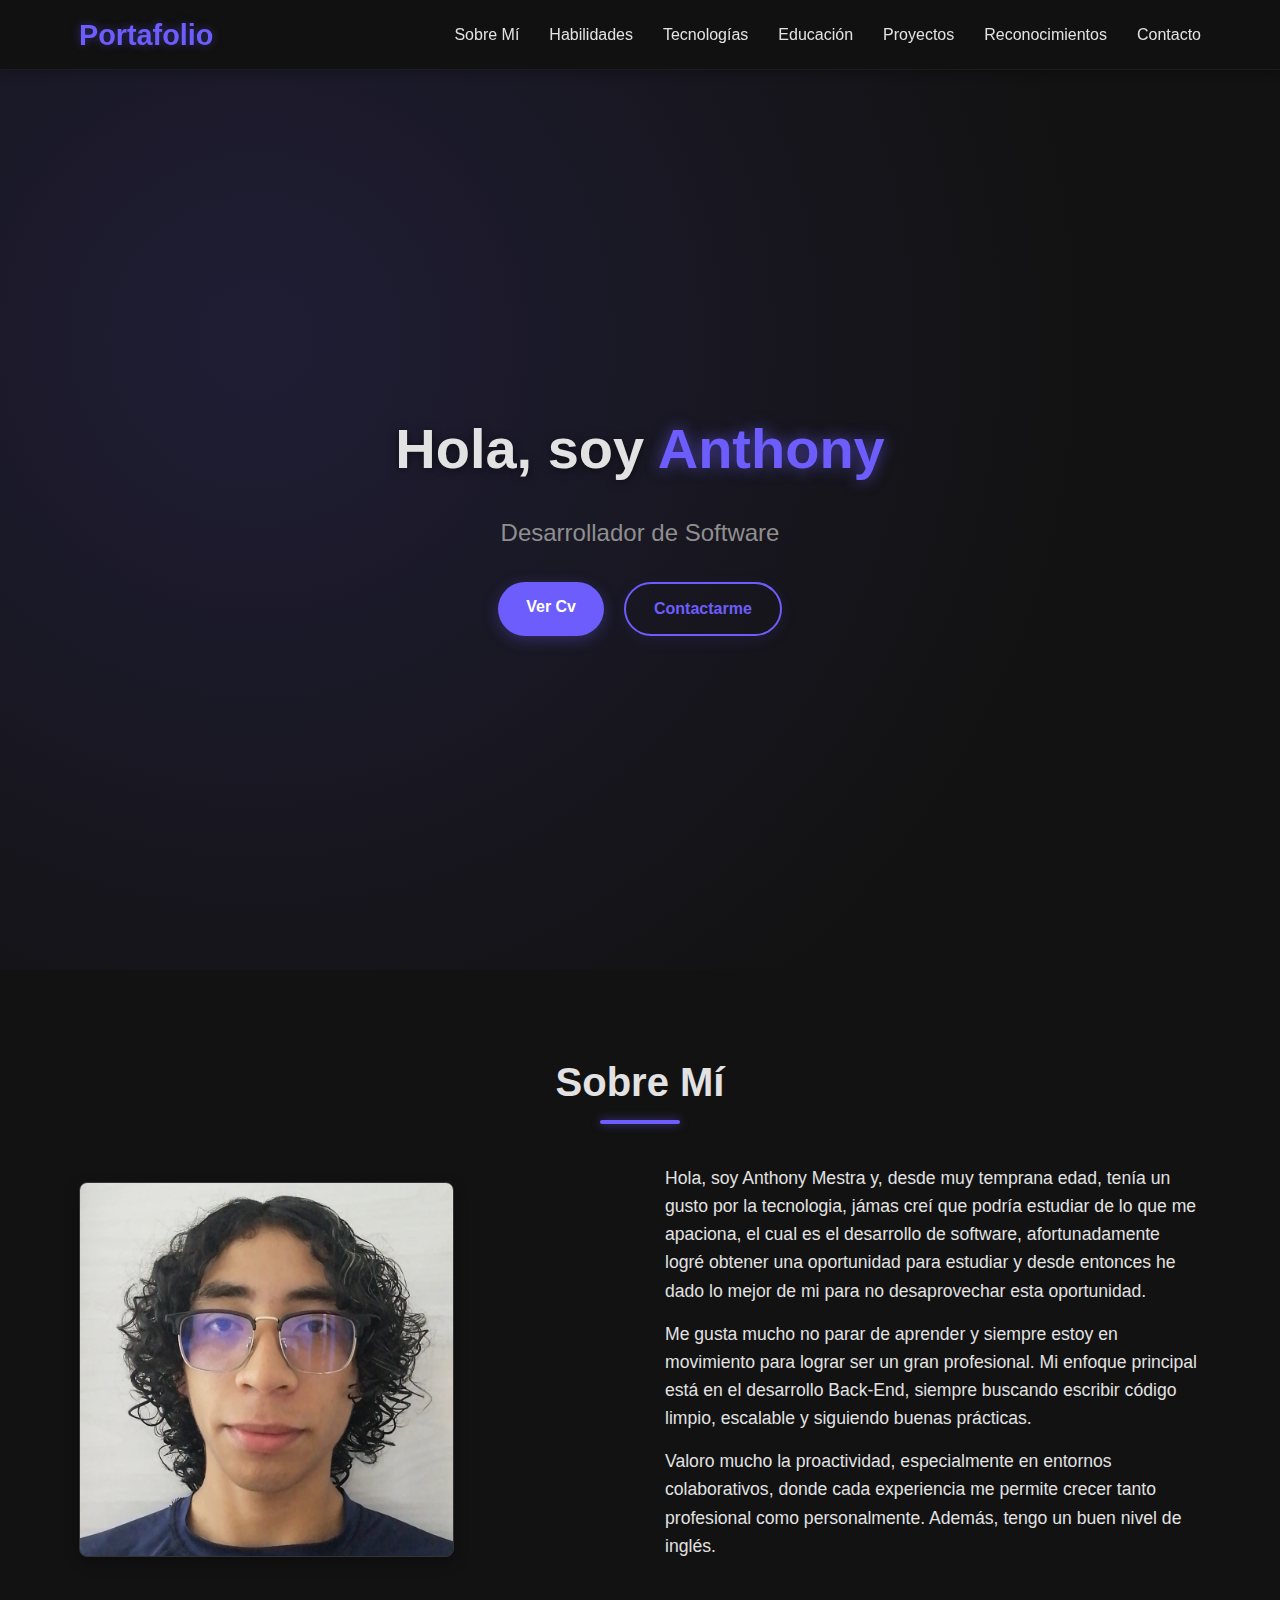
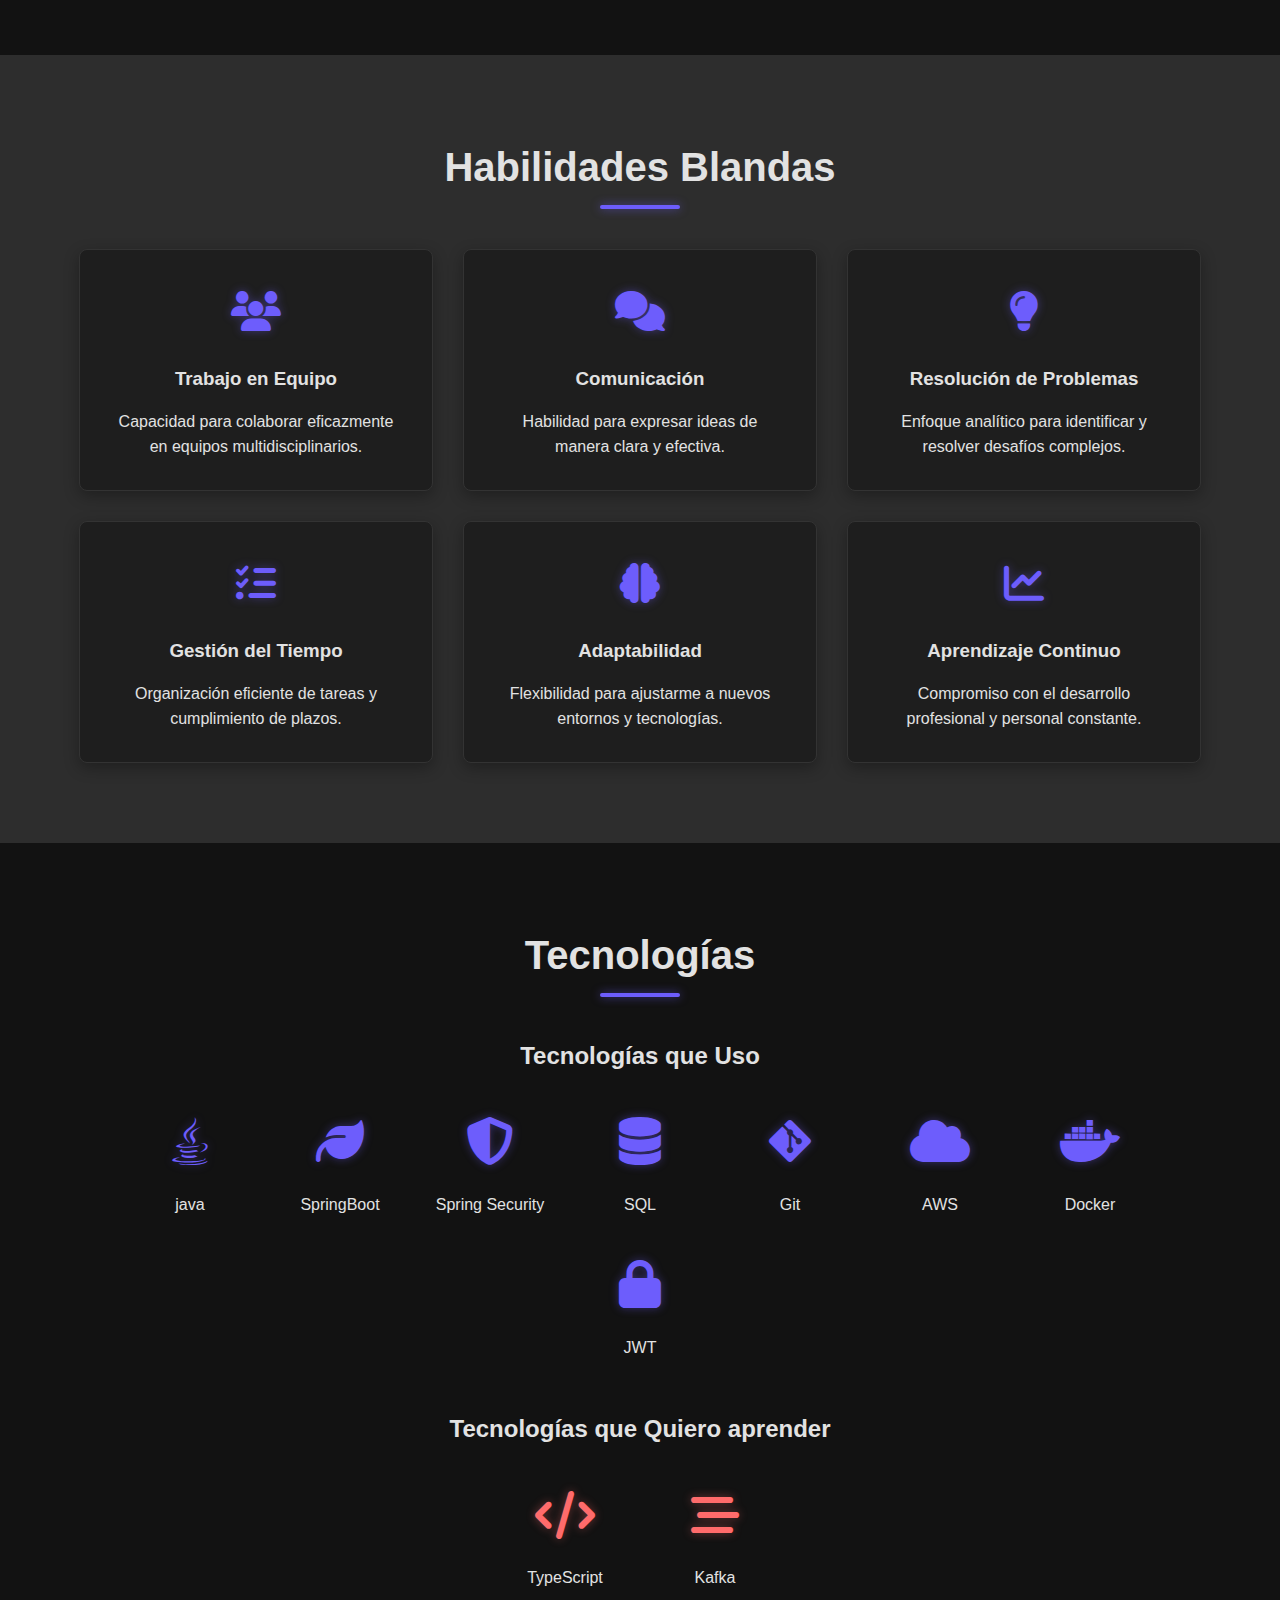
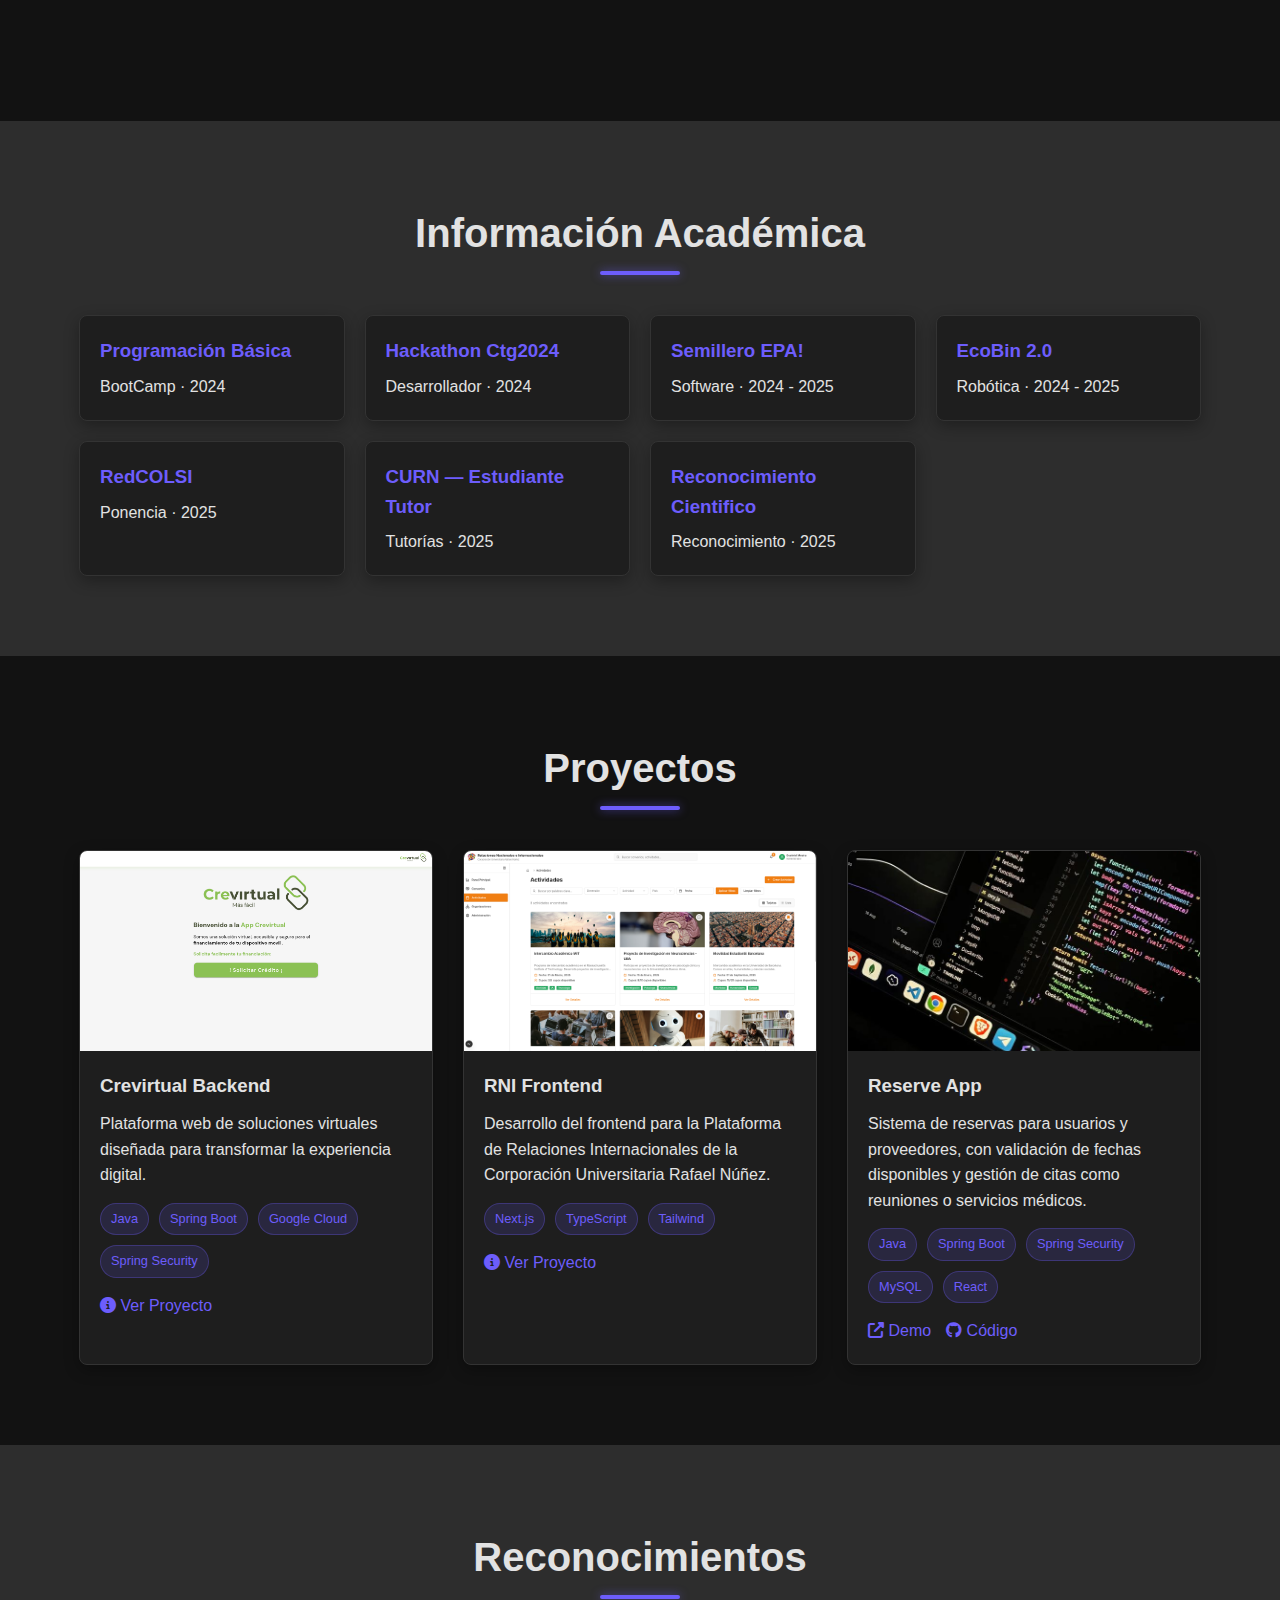
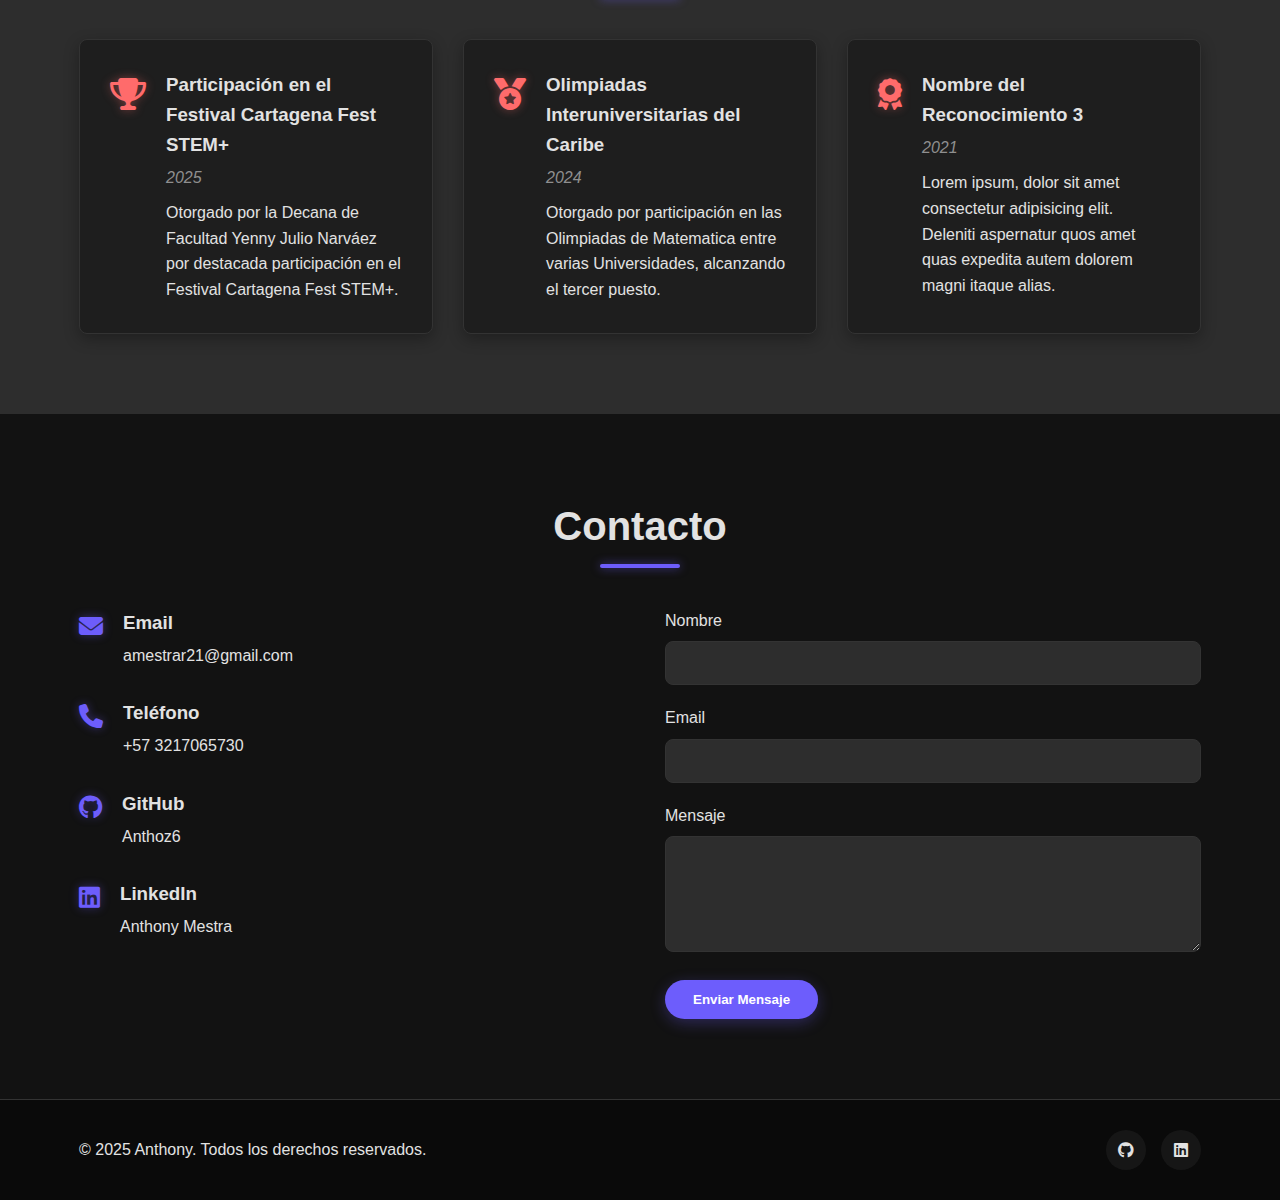
<file: index.html>
<!DOCTYPE html>
<html lang="es">

<head>
    <meta charset="UTF-8">
    <meta name="viewport" content="width=device-width, initial-scale=1.0">
    <title>Anthony Mestra</title>
    <link rel="stylesheet" href="style.css">
    <link rel="stylesheet" href="https://cdnjs.cloudflare.com/ajax/libs/font-awesome/6.4.0/css/all.min.css">
    <link rel="icon" href="https://cdn.jsdelivr.net/npm/simple-icons@v9/icons/github.svg" type="image/svg+xml">
</head>

<body>
    <header>
        <div class="container">
            <nav>
                <div class="logo">Portafolio</div>
                <div class="menu-toggle" id="menu-toggle">
                    <span></span>
                    <span></span>
                    <span></span>
                </div>
                <ul class="nav-links" id="nav-links">
                    <li><a href="#sobre-mi">Sobre Mí</a></li>
                    <li><a href="#habilidades">Habilidades</a></li>
                    <li><a href="#tecnologias">Tecnologías</a></li>
                    <li><a href="#educacion">Educación</a></li>
                    <li><a href="#proyectos">Proyectos</a></li>
                    <li><a href="#reconocimientos">Reconocimientos</a></li>
                    <li><a href="#contacto">Contacto</a></li>
                </ul>
            </nav>
        </div>
    </header>

    <section class="hero">
        <div class="container">
            <div class="hero-content">
                <h1>Hola, soy <span class="highlight">Anthony</span></h1>
                <p class="subtitle">Desarrollador de Software</p>
                <div class="cta-buttons">
                    <a href="https://drive.google.com/file/d/1Sq3Y_cZpIRPESBpH3TfdlxF_RvmUNib9/view?usp=sharing"
                        target="_blank" class="btn primary">Ver Cv</a>
                    <a href="#contacto" class="btn secondary">Contactarme</a>
                </div>
            </div>
        </div>
    </section>

    <section id="sobre-mi" class="section">
        <div class="container">
            <h2 class="section-title">Sobre Mí</h2>
            <div class="about-content">
                <div class="about-image">
                    <div class="image-placeholder">
                        <img src="/public/img/fotoperfil.jpg" alt="fotoperfil">
                    </div>
                </div>
                <div class="about-text">
                    <p>Hola, soy Anthony Mestra y, desde muy temprana edad, tenía un gusto por la tecnologia, jámas creí
                        que podría estudiar de lo que me apaciona, el cual es el desarrollo de software, afortunadamente
                        logré obtener una oportunidad para estudiar y desde entonces he dado lo mejor de mi para no
                        desaprovechar esta oportunidad. </p>
                    <p>Me gusta mucho no parar de aprender y siempre estoy en movimiento para lograr ser un gran
                        profesional. Mi enfoque principal está en el desarrollo Back-End, siempre buscando
                        escribir código limpio, escalable y siguiendo buenas prácticas.</p>
                    <p>Valoro mucho la proactividad, especialmente en entornos colaborativos, donde cada experiencia me
                        permite crecer tanto profesional como personalmente. Además, tengo un buen nivel de inglés.</p>
                </div>
            </div>
        </div>
    </section>

    <section id="habilidades" class="section bg-light">
        <div class="container">
            <h2 class="section-title">Habilidades Blandas</h2>
            <div class="skills-grid">
                <div class="skill-card">
                    <div class="skill-icon"><i class="fas fa-users"></i></div>
                    <h3>Trabajo en Equipo</h3>
                    <p>Capacidad para colaborar eficazmente en equipos multidisciplinarios.</p>
                </div>
                <div class="skill-card">
                    <div class="skill-icon"><i class="fas fa-comments"></i></div>
                    <h3>Comunicación</h3>
                    <p>Habilidad para expresar ideas de manera clara y efectiva.</p>
                </div>
                <div class="skill-card">
                    <div class="skill-icon"><i class="fas fa-lightbulb"></i></div>
                    <h3>Resolución de Problemas</h3>
                    <p>Enfoque analítico para identificar y resolver desafíos complejos.</p>
                </div>
                <div class="skill-card">
                    <div class="skill-icon"><i class="fas fa-tasks"></i></div>
                    <h3>Gestión del Tiempo</h3>
                    <p>Organización eficiente de tareas y cumplimiento de plazos.</p>
                </div>
                <div class="skill-card">
                    <div class="skill-icon"><i class="fas fa-brain"></i></div>
                    <h3>Adaptabilidad</h3>
                    <p>Flexibilidad para ajustarme a nuevos entornos y tecnologías.</p>
                </div>
                <div class="skill-card">
                    <div class="skill-icon"><i class="fas fa-chart-line"></i></div>
                    <h3>Aprendizaje Continuo</h3>
                    <p>Compromiso con el desarrollo profesional y personal constante.</p>
                </div>
            </div>
        </div>
    </section>

    <section id="tecnologias" class="section">
        <div class="container">
            <h2 class="section-title">Tecnologías</h2>

            <div class="tech-container">
                <h3 class="tech-subtitle">Tecnologías que Uso</h3>
                <div class="tech-grid">
                    <div class="tech-item">
                        <div class="tech-icon"><i class="fab fa-java"></i></div>
                        <span>java</span>
                    </div>
                    <div class="tech-item">
                        <div class="tech-icon"><i class="fas fa-leaf"></i></div>
                        <span>SpringBoot</span>
                    </div>
                    <div class="tech-item">
                        <div class="tech-icon"><i class="fas fa-shield-alt"></i></div>
                        <span>Spring Security</span>
                    </div>
                    <div class="tech-item">
                        <div class="tech-icon"><i class="fas fa-database"></i></div>
                        <span>SQL</span>
                    </div>
                    <div class="tech-item">
                        <div class="tech-icon"><i class="fab fa-git-alt"></i></div>
                        <span>Git</span>
                    </div>
                    <div class="tech-item">
                        <div class="tech-icon"><i class="fas fa-cloud"></i></div>
                        <span>AWS</span>
                    </div>
                    <div class="tech-item">
                        <div class="tech-icon"><i class="fab fa-docker"></i></div>
                        <span>Docker</span>
                    </div>
                    <div class="tech-item">
                        <div class="tech-icon"><i class="fas fa-lock"></i></div>
                        <span>JWT</span>
                    </div>
                </div>
            </div>

            <div class="tech-container">
                <h3 class="tech-subtitle">Tecnologías que Quiero aprender</h3>
                <div class="tech-grid">
                    <div class="tech-item learning">
                        <div class="tech-icon"><i class="fas fa-code"></i></div>
                        <span>TypeScript</span>
                    </div>
                    <div class="tech-item learning">
                        <div class="tech-icon"><i class="fas fa-stream"></i></div>
                        <span>Kafka</span>
                    </div>
                </div>
            </div>
        </div>
    </section>

    <section id="educacion" class="section bg-light">
        <div class="container">
            <h2 class="section-title">Información Académica</h2>

            <div class="cards-grid">

                <a href="https://drive.google.com/file/d/1JYHr8o5v1TSwsbnmkGVz7NyBPzl_dIoI/view" target="_blank"
                    class="edu-card">
                    <h3>Programación Básica</h3>
                    <p>BootCamp · 2024</p>
                </a>

                <a href="https://drive.google.com/file/d/1ExIuqV3ii1eMpZ8-eWjrF1279bC7PEeL/view?usp=drive_open"
                    target="_blank" class="edu-card">
                    <h3>Hackathon Ctg2024</h3>
                    <p>Desarrollador · 2024</p>
                </a>

                <a href="https://github.com/Anthoz6/Recommendation-system" target="_blank" class="edu-card">
                    <h3>Semillero EPA!</h3>
                    <p>Software · 2024 - 2025</p>
                </a>

                <a href="https://drive.google.com/open?id=1HOrzqFMKbCDY-Y4EHSirc6sqsLIAxX84&authuser=0" target="_blank"
                    class="edu-card">
                    <h3>EcoBin 2.0</h3>
                    <p>Robótica · 2024 - 2025</p>
                </a>

                <a href="https://drive.google.com/file/d/1W0xjP6oygdurMk8iazBHAlbNbusY6c8U/view" target="_blank"
                    class="edu-card">
                    <h3>RedCOLSI</h3>
                    <p>Ponencia · 2025</p>
                </a>

                <a href="#" class="edu-card">
                    <h3>CURN — Estudiante Tutor</h3>
                    <p>Tutorías · 2025</p>
                </a>

                <a href="https://drive.google.com/file/d/1sF_9AOYcx1gSFlc1m_olRcdGeee6NFOS/view?usp=sharing" class="edu-card">
                    <h3>Reconocimiento Cientifico</h3>
                    <p>Reconocimiento · 2025</p>
                </a>

            </div>
        </div>
    </section>

    <section id="proyectos" class="section">
        <div class="container">
            <h2 class="section-title">Proyectos</h2>
            <div class="projects-grid">
                <div class="project-card">
                    <div class="project-image">
                        <img src="/public/img/crevirtual.png" alt="CreVirtual">
                    </div>
                    <div class="project-content">
                        <h3>Crevirtual Backend</h3>
                        <p>Plataforma web de soluciones virtuales diseñada para transformar la experiencia digital.</p>
                        <div class="project-tags">
                            <span>Java</span>
                            <span>Spring Boot</span>
                            <span>Google Cloud</span>
                            <span>Spring Security</span>
                        </div>
                        <div class="project-links">
                            <a href="crevirtual.html" class="project-link"><i class="fas fa-info-circle"></i> Ver
                                Proyecto</a>
                        </div>
                    </div>
                </div>
                <div class="project-card">
                    <div class="project-image">
                        <img src="/public/img/rni-frontend.png" alt="RNI Frontend">
                    </div>
                    <div class="project-content">
                        <h3>RNI Frontend</h3>
                        <p>Desarrollo del frontend para la Plataforma de Relaciones Internacionales de la Corporación
                            Universitaria Rafael Núñez.</p>
                        <div class="project-tags">
                            <span>Next.js</span>
                            <span>TypeScript</span>
                            <span>Tailwind</span>
                        </div>
                        <div class="project-links">
                            <a href="rni-frontend.html" class="project-link"><i class="fas fa-info-circle"></i> Ver
                                Proyecto</a>
                        </div>
                    </div>
                </div>
                <div class="project-card">
                    <div class="project-image">
                        <img src="/public/img/proyecto1.jpg" alt="Reserve App">
                    </div>
                    <div class="project-content">
                        <h3>Reserve App</h3>
                        <p>Sistema de reservas para usuarios y proveedores, con validación de fechas disponibles y
                            gestión de citas como reuniones o servicios médicos.</p>
                        <div class="project-tags">
                            <span>Java</span>
                            <span>Spring Boot</span>
                            <span>Spring Security</span>
                            <span>MySQL</span>
                            <span>React</span>
                        </div>
                        <div class="project-links">
                            <a href="https://github.com/Anthoz6/reservapp.git" target="_blank" class="project-link"><i
                                    class="fas fa-external-link-alt"></i> Demo</a>
                            <a href="https://github.com/Anthoz6/reservapp.git" target="_blank" class="project-link"><i
                                    class="fab fa-github"></i> Código</a>
                        </div>
                    </div>
                </div>
            </div>
        </div>
    </section>

    <section id="reconocimientos" class="section bg-light">
        <div class="container">
            <h2 class="section-title">Reconocimientos</h2>
            <div class="awards-grid">
                <a href="https://drive.google.com/file/d/1cxIh-ABjFzkqgHgkMpd_-7QFLNkNxdd0/view" target="_blank"
                    style="text-decoration: none; color: inherit;">
                    <div class="award-card">
                        <div class="award-icon"><i class="fas fa-trophy"></i></div>
                        <div class="award-content">
                            <h3>Participación en el Festival Cartagena Fest STEM+</h3>
                            <p class="award-date">2025</p>
                            <p>Otorgado por la Decana de Facultad Yenny Julio Narváez por destacada participación en el
                                Festival Cartagena Fest STEM+.</p>
                        </div>
                    </div>
                </a>
                <a href="https://drive.google.com/file/d/1Np-QKH88nWmInkOBlQaQGAgTdv1ujQ02/view" target="_blank"
                    style="text-decoration: none; color: inherit;">
                    <div class="award-card">
                        <div class="award-icon"><i class="fas fa-medal"></i></div>
                        <div class="award-content">
                            <h3>Olimpiadas Interuniversitarias del Caribe</h3>
                            <p class="award-date">2024</p>
                            <p>Otorgado por participación en las Olimpiadas de Matematica entre varias Universidades,
                                alcanzando el tercer puesto.</p>
                        </div>
                    </div>
                </a>
                <div class="award-card">
                    <div class="award-icon"><i class="fas fa-award"></i></div>
                    <div class="award-content">
                        <h3>Nombre del Reconocimiento 3</h3>
                        <p class="award-date">2021</p>
                        <p>Lorem ipsum, dolor sit amet consectetur adipisicing elit. Deleniti aspernatur quos amet quas
                            expedita autem dolorem magni itaque alias.</p>
                    </div>
                </div>
            </div>
        </div>
    </section>

    <section id="contacto" class="section">
        <div class="container">
            <h2 class="section-title">Contacto</h2>
            <div class="contact-container">
                <div class="contact-info">
                    <div class="contact-item">
                        <div class="contact-icon"><i class="fas fa-envelope"></i></div>
                        <div class="contact-text">
                            <h3>Email</h3>
                            <p><a href="mailto:amestrar21@gmail.com">amestrar21@gmail.com</a></p>
                        </div>
                    </div>
                    <div class="contact-item">
                        <div class="contact-icon"><i class="fas fa-phone"></i></div>
                        <div class="contact-text">
                            <h3>Teléfono</h3>
                            <p><a href="tel:+57 3217065730">+57 3217065730</a></p>
                        </div>
                    </div>
                    <div class="contact-item">
                        <div class="contact-icon"><i class="fab fa-github"></i></div>
                        <div class="contact-text">
                            <h3>GitHub</h3>
                            <p><a href="https://github.com/Anthoz6" target="_blank">Anthoz6</a></p>
                        </div>
                    </div>
                    <div class="contact-item">
                        <div class="contact-icon"><i class="fab fa-linkedin"></i></div>
                        <div class="contact-text">
                            <h3>LinkedIn</h3>
                            <p><a href="https://www.linkedin.com/in/anthony-mestra-761a68364/" target="_blank">Anthony
                                    Mestra</a>
                            </p>
                        </div>
                    </div>
                </div>
                <div class="contact-form">
                    <form id="contact-form">
                        <div class="form-group">
                            <label for="name">Nombre</label>
                            <input type="text" id="name" name="name" required>
                        </div>
                        <div class="form-group">
                            <label for="email">Email</label>
                            <input type="email" id="email" name="email" required>
                        </div>
                        <div class="form-group">
                            <label for="message">Mensaje</label>
                            <textarea id="message" name="message" rows="5" required></textarea>
                        </div>
                        <button type="submit" class="btn primary">Enviar Mensaje</button>
                    </form>
                </div>
            </div>
        </div>
    </section>

    <footer>
        <div class="container">
            <div class="footer-content">
                <p>&copy; 2025 Anthony. Todos los derechos reservados.</p>
                <div class="social-links">
                    <a href="https://github.com/Anthoz6" target="_blank" class="social-link"><i
                            class="fab fa-github"></i></a>
                    <a href="https://www.linkedin.com/in/anthony-mestra-761a68364/" target="_blank"
                        class="social-link"><i class="fab fa-linkedin"></i></a>
                </div>
            </div>
        </div>
    </footer>

    <script>
        // Toggle mobile menu
        const menuToggle = document.getElementById('menu-toggle');
        const navLinks = document.getElementById('nav-links');

        menuToggle.addEventListener('click', () => {
            navLinks.classList.toggle('active');
            menuToggle.classList.toggle('active');
        });

        // Close menu when clicking on a link
        const links = document.querySelectorAll('.nav-links a');
        links.forEach(link => {
            link.addEventListener('click', () => {
                navLinks.classList.remove('active');
                menuToggle.classList.remove('active');
            });
        });

        // Form submission (prevent default for demo)
        const contactForm = document.getElementById('contact-form');
        if (contactForm) {
            contactForm.addEventListener('submit', (e) => {
                e.preventDefault();
                alert('¡Gracias por tu mensaje! Te responderé pronto.');
                contactForm.reset();
            });
        }

        // Smooth scrolling for anchor links
        document.querySelectorAll('a[href^="#"]').forEach(anchor => {
            anchor.addEventListener('click', function (e) {
                e.preventDefault();
                const target = document.querySelector(this.getAttribute('href'));
                if (target) {
                    window.scrollTo({
                        top: target.offsetTop - 70,
                        behavior: 'smooth'
                    });
                }
            });
        });
    </script>
</body>

</html>
</file>
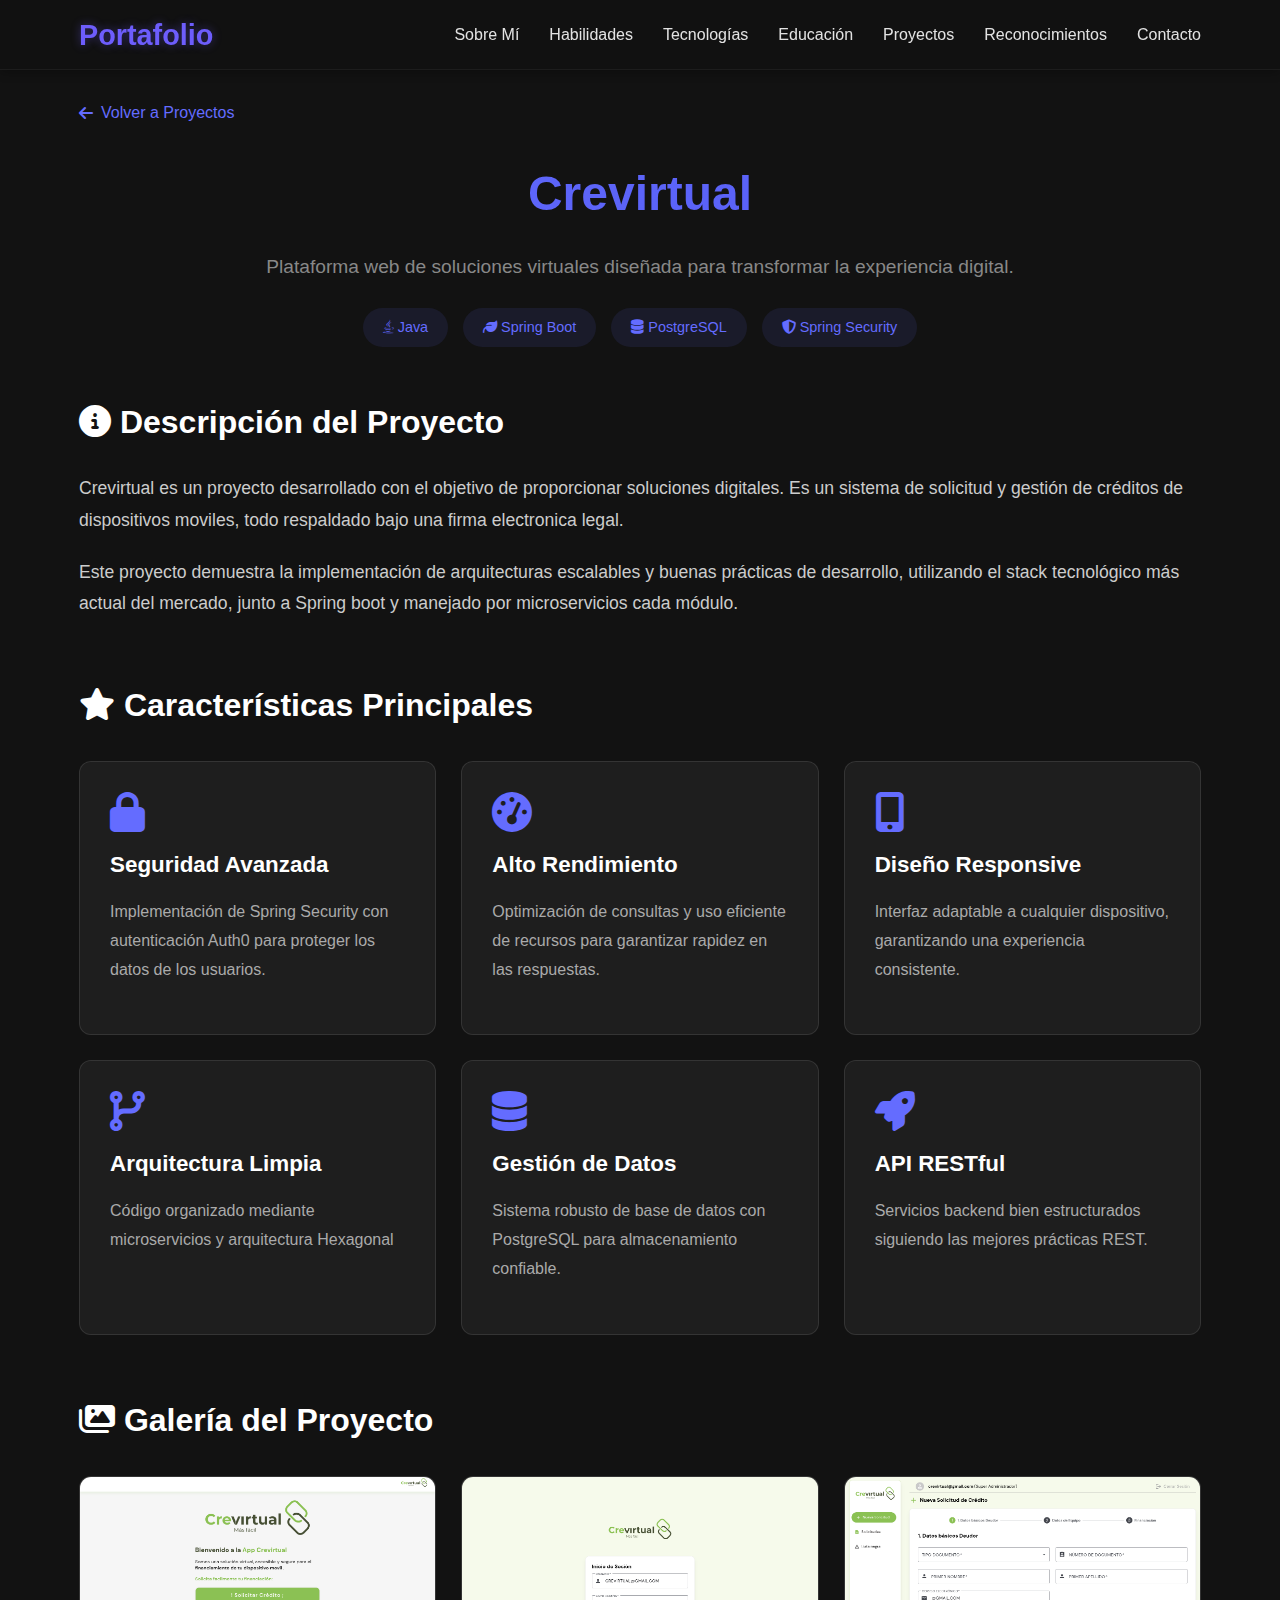
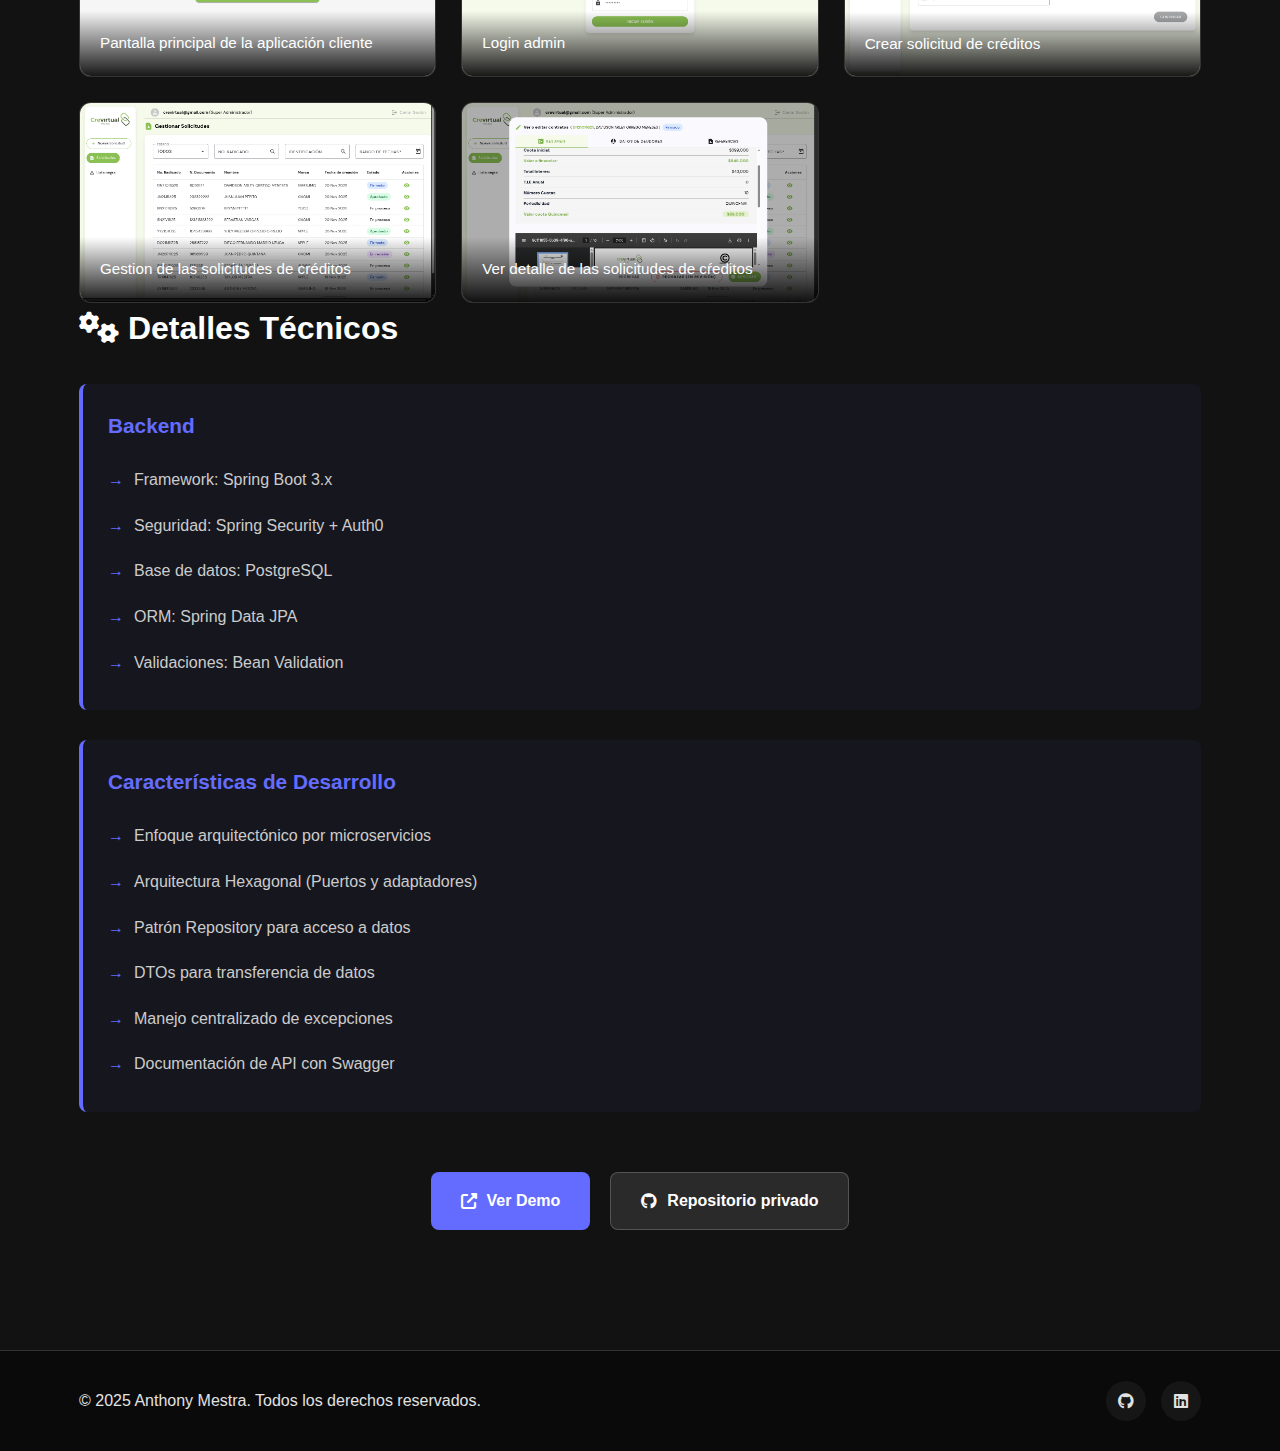
<file: crevirtual.html>
<!DOCTYPE html>
<html lang="es">

<head>
    <meta charset="UTF-8">
    <meta name="viewport" content="width=device-width, initial-scale=1.0">
    <title>CreVirtual - Anthony Mestra</title>
    <link rel="stylesheet" href="style.css">
    <link rel="stylesheet" href="https://cdnjs.cloudflare.com/ajax/libs/font-awesome/6.4.0/css/all.min.css">
</head>

<body>
    <header>
        <div class="container">
            <nav>
                <div class="logo">Portafolio</div>
                <div class="menu-toggle" id="menu-toggle">
                    <span></span>
                    <span></span>
                    <span></span>
                </div>
                <ul class="nav-links" id="nav-links">
                    <li><a href="index.html#sobre-mi">Sobre Mí</a></li>
                    <li><a href="index.html#habilidades">Habilidades</a></li>
                    <li><a href="index.html#tecnologias">Tecnologías</a></li>
                    <li><a href="index.html#educacion">Educación</a></li>
                    <li><a href="index.html#proyectos">Proyectos</a></li>
                    <li><a href="index.html#reconocimientos">Reconocimientos</a></li>
                    <li><a href="index.html#contacto">Contacto</a></li>
                </ul>
            </nav>
        </div>
    </header>

    <section class="project-detail">
        <div class="container">
            <a href="index.html#proyectos" class="back-button">
                <i class="fas fa-arrow-left"></i> Volver a Proyectos
            </a>

            <div class="project-header">
                <h1>Crevirtual</h1>
                <p class="subtitle">
                    Plataforma web de soluciones virtuales diseñada para transformar la experiencia digital.
                </p>
                <div class="tech-stack">
                    <span class="tech-badge"><i class="fab fa-java"></i> Java</span>
                    <span class="tech-badge"><i class="fas fa-leaf"></i> Spring Boot</span>
                    <span class="tech-badge"><i class="fas fa-database"></i> PostgreSQL</span>
                    <span class="tech-badge"><i class="fas fa-shield-alt"></i> Spring Security</span>
                </div>
            </div>

            <div class="content-section">
                <h2><i class="fas fa-info-circle"></i> Descripción del Proyecto</h2>
                <p>
                    Crevirtual es un proyecto desarrollado con el objetivo de proporcionar soluciones digitales.
                    Es un sistema de solicitud y gestión de créditos de dispositivos moviles, todo respaldado bajo una
                    firma electronica legal.
                </p>
                <p>
                    Este proyecto demuestra la implementación de arquitecturas escalables y buenas prácticas
                    de desarrollo, utilizando el stack tecnológico más actual del mercado, junto a Spring boot y
                    manejado por microservicios cada módulo.
                </p>
            </div>

            <div class="content-section">
                <h2><i class="fas fa-star"></i> Características Principales</h2>
                <div class="features-grid">
                    <div class="feature-card">
                        <i class="fas fa-lock"></i>
                        <h3>Seguridad Avanzada</h3>
                        <p>Implementación de Spring Security con autenticación Auth0 para proteger los datos de los
                            usuarios.</p>
                    </div>
                    <div class="feature-card">
                        <i class="fas fa-tachometer-alt"></i>
                        <h3>Alto Rendimiento</h3>
                        <p>Optimización de consultas y uso eficiente de recursos para garantizar rapidez en las
                            respuestas.</p>
                    </div>
                    <div class="feature-card">
                        <i class="fas fa-mobile-alt"></i>
                        <h3>Diseño Responsive</h3>
                        <p>Interfaz adaptable a cualquier dispositivo, garantizando una experiencia consistente.</p>
                    </div>
                    <div class="feature-card">
                        <i class="fas fa-code-branch"></i>
                        <h3>Arquitectura Limpia</h3>
                        <p>Código organizado mediante microservicios y arquitectura Hexagonal</p>
                    </div>
                    <div class="feature-card">
                        <i class="fas fa-database"></i>
                        <h3>Gestión de Datos</h3>
                        <p>Sistema robusto de base de datos con PostgreSQL para almacenamiento confiable.</p>
                    </div>
                    <div class="feature-card">
                        <i class="fas fa-rocket"></i>
                        <h3>API RESTful</h3>
                        <p>Servicios backend bien estructurados siguiendo las mejores prácticas REST.</p>
                    </div>
                </div>
            </div>

            <div class="content-section">
                <h2><i class="fas fa-images"></i> Galería del Proyecto</h2>
                <div class="image-gallery">
                    <div class="gallery-item lightbox-trigger" data-src="/public/img/crevirtual.png">
                        <img src="/public/img/crevirtual.png" alt="Vista principal Crevirtual">
                        <div class="gallery-caption">Pantalla principal de la aplicación cliente</div>
                    </div>
                    <div class="gallery-item lightbox-trigger" data-src="/public/img/crevirtual-2.png">
                        <img src="/public/img/crevirtual-2.png" alt="Login admin">
                        <div class="gallery-caption">Login admin</div>
                    </div>
                    <div class="gallery-item lightbox-trigger" data-src="/public/img/crevirtual-3.png">
                        <img src="/public/img/crevirtual-3.png" alt="Creación de cŕedito">
                        <div class="gallery-caption">Crear solicitud de créditos</div>
                    </div>
                    <div class="gallery-item lightbox-trigger" data-src="/public/img/crevirtual-4.png">
                        <img src="/public/img/crevirtual-4.png" alt="Gestion de cŕeditos">
                        <div class="gallery-caption">Gestion de las solicitudes de créditos</div>
                    </div>
                    <div class="gallery-item lightbox-trigger" data-src="/public/img/crevirtual-5.png">
                        <img src="/public/img/crevirtual-5.png" alt="Ver detalle de las solicitudes de cŕeditos">
                        <div class="gallery-caption">Ver detalle de las solicitudes de cŕeditos</div>
                    </div>
                    </div>

                <div class="content-section">
                    <h2><i class="fas fa-cogs"></i> Detalles Técnicos</h2>

                    <div class="tech-details">
                        <h3>Backend</h3>
                        <ul>
                            <li>Framework: Spring Boot 3.x</li>
                            <li>Seguridad: Spring Security + Auth0</li>
                            <li>Base de datos: PostgreSQL</li>
                            <li>ORM: Spring Data JPA</li>
                            <li>Validaciones: Bean Validation</li>
                        </ul>
                    </div>

                    <div class="tech-details">
                        <h3>Características de Desarrollo</h3>
                        <ul>
                            <li>Enfoque arquitectónico por microservicios</li>
                            <li>Arquitectura Hexagonal (Puertos y adaptadores)</li>
                            <li>Patrón Repository para acceso a datos</li>
                            <li>DTOs para transferencia de datos</li>
                            <li>Manejo centralizado de excepciones</li>
                            <li>Documentación de API con Swagger</li>
                        </ul>
                    </div>
                </div>

                <div class="links-section">
                    <a href="https://app.dev.crevirtual.com.co/home" target="_blank" class="project-link-btn">
                        <i class="fas fa-external-link-alt"></i> Ver Demo
                    </a>
                    <a href="https://github.com/Anthoz6" target="_blank" class="project-link-btn secondary">
                        <i class="fab fa-github"></i> Repositorio privado
                    </a>
                </div>
            </div>
            
            <div id="lightbox-modal" class="lightbox-modal">
                <span class="close-btn">&times;</span>
                <img class="lightbox-content" id="lightbox-img">
                <div class="lightbox-caption" id="lightbox-caption"></div>
            </div>
            </section>

    <footer>
        <div class="container">
            <div class="footer-content">
                <p>&copy; 2025 Anthony Mestra. Todos los derechos reservados.</p>
                <div class="social-links">
                    <a href="https://github.com/Anthoz6" target="_blank" class="social-link"><i
                            class="fab fa-github"></i></a>
                    <a href="https://www.linkedin.com/in/anthony-mestra-761a68364/" target="_blank"
                        class="social-link"><i class="fab fa-linkedin"></i></a>
                </div>
            </div>
        </div>
    </footer>

    <script>
        // SCRIPT EXISTENTE PARA EL MENÚ
        const menuToggle = document.getElementById('menu-toggle');
        const navLinks = document.getElementById('nav-links');

        menuToggle.addEventListener('click', () => {
            navLinks.classList.toggle('active');
            menuToggle.classList.toggle('active');
        });

        const links = document.querySelectorAll('.nav-links a');
        links.forEach(link => {
            link.addEventListener('click', () => {
                navLinks.classList.remove('active');
                menuToggle.classList.remove('active');
            });
        });

        // --- NUEVO CÓDIGO PARA EL LIGHTBOX ---

        // Obtener el modal y sus elementos
        const modal = document.getElementById('lightbox-modal');
        const modalImg = document.getElementById('lightbox-img');
        const captionText = document.getElementById('lightbox-caption');
        const closeBtn = document.getElementsByClassName('close-btn')[0];
        
        // Obtener todos los elementos que activarán el modal
        const galleryItems = document.querySelectorAll('.lightbox-trigger');

        // Función para abrir el modal al hacer clic en un elemento de la galería
        galleryItems.forEach(item => {
            item.addEventListener('click', function() {
                // Mostrar el modal
                modal.style.display = "block";
                
                // Establecer la fuente de la imagen del modal usando el atributo data-src
                modalImg.src = this.getAttribute('data-src');
                
                // Establecer la descripción de la imagen usando el contenido de gallery-caption
                const caption = this.querySelector('.gallery-caption').textContent;
                captionText.innerHTML = caption;
            });
        });

        // Función para cerrar el modal al hacer clic en el botón de cerrar (X)
        closeBtn.onclick = function() {
            modal.style.display = "none";
        }

        // Opcional: Cerrar el modal al hacer clic fuera de la imagen
        modal.onclick = function(event) {
            // Si el clic es directamente en el fondo del modal (no en la imagen ni la leyenda)
            if (event.target === modal) {
                modal.style.display = "none";
            }
        }
    </script>
    </body>

</html>
</file>
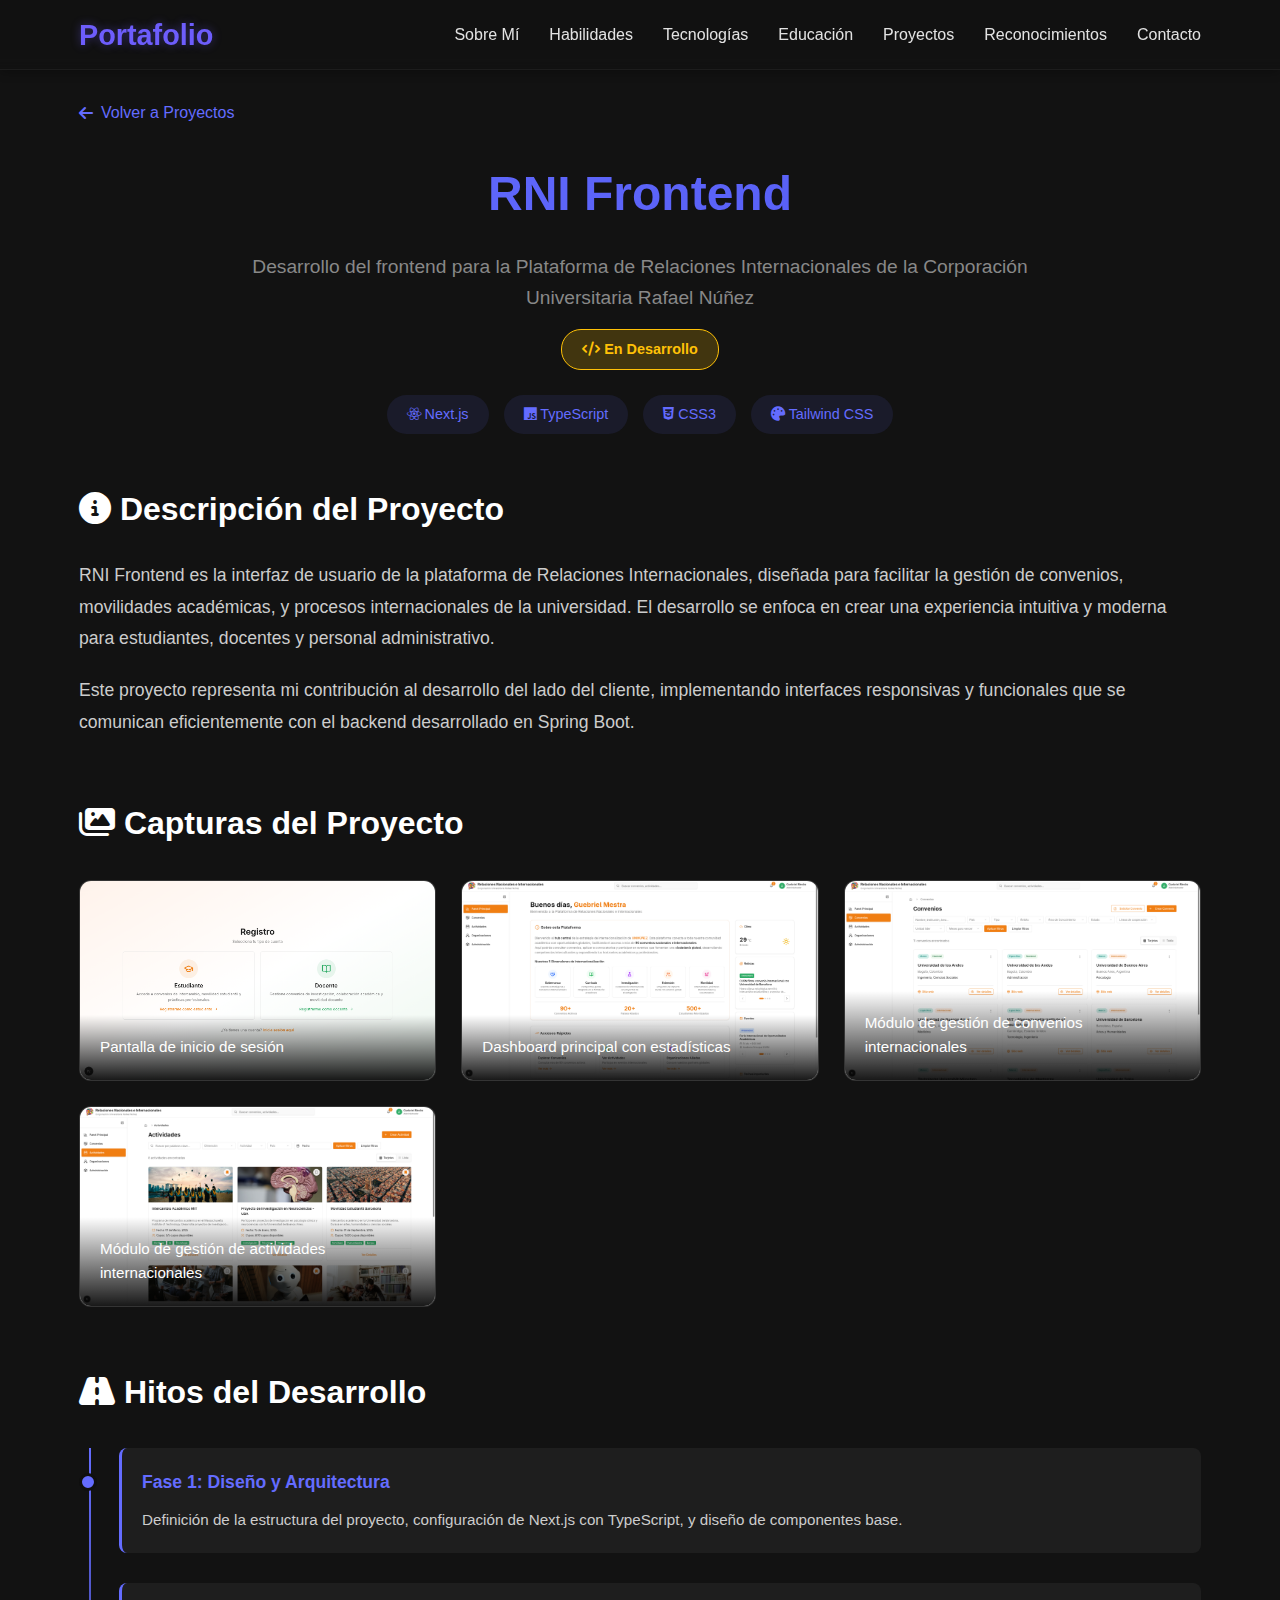
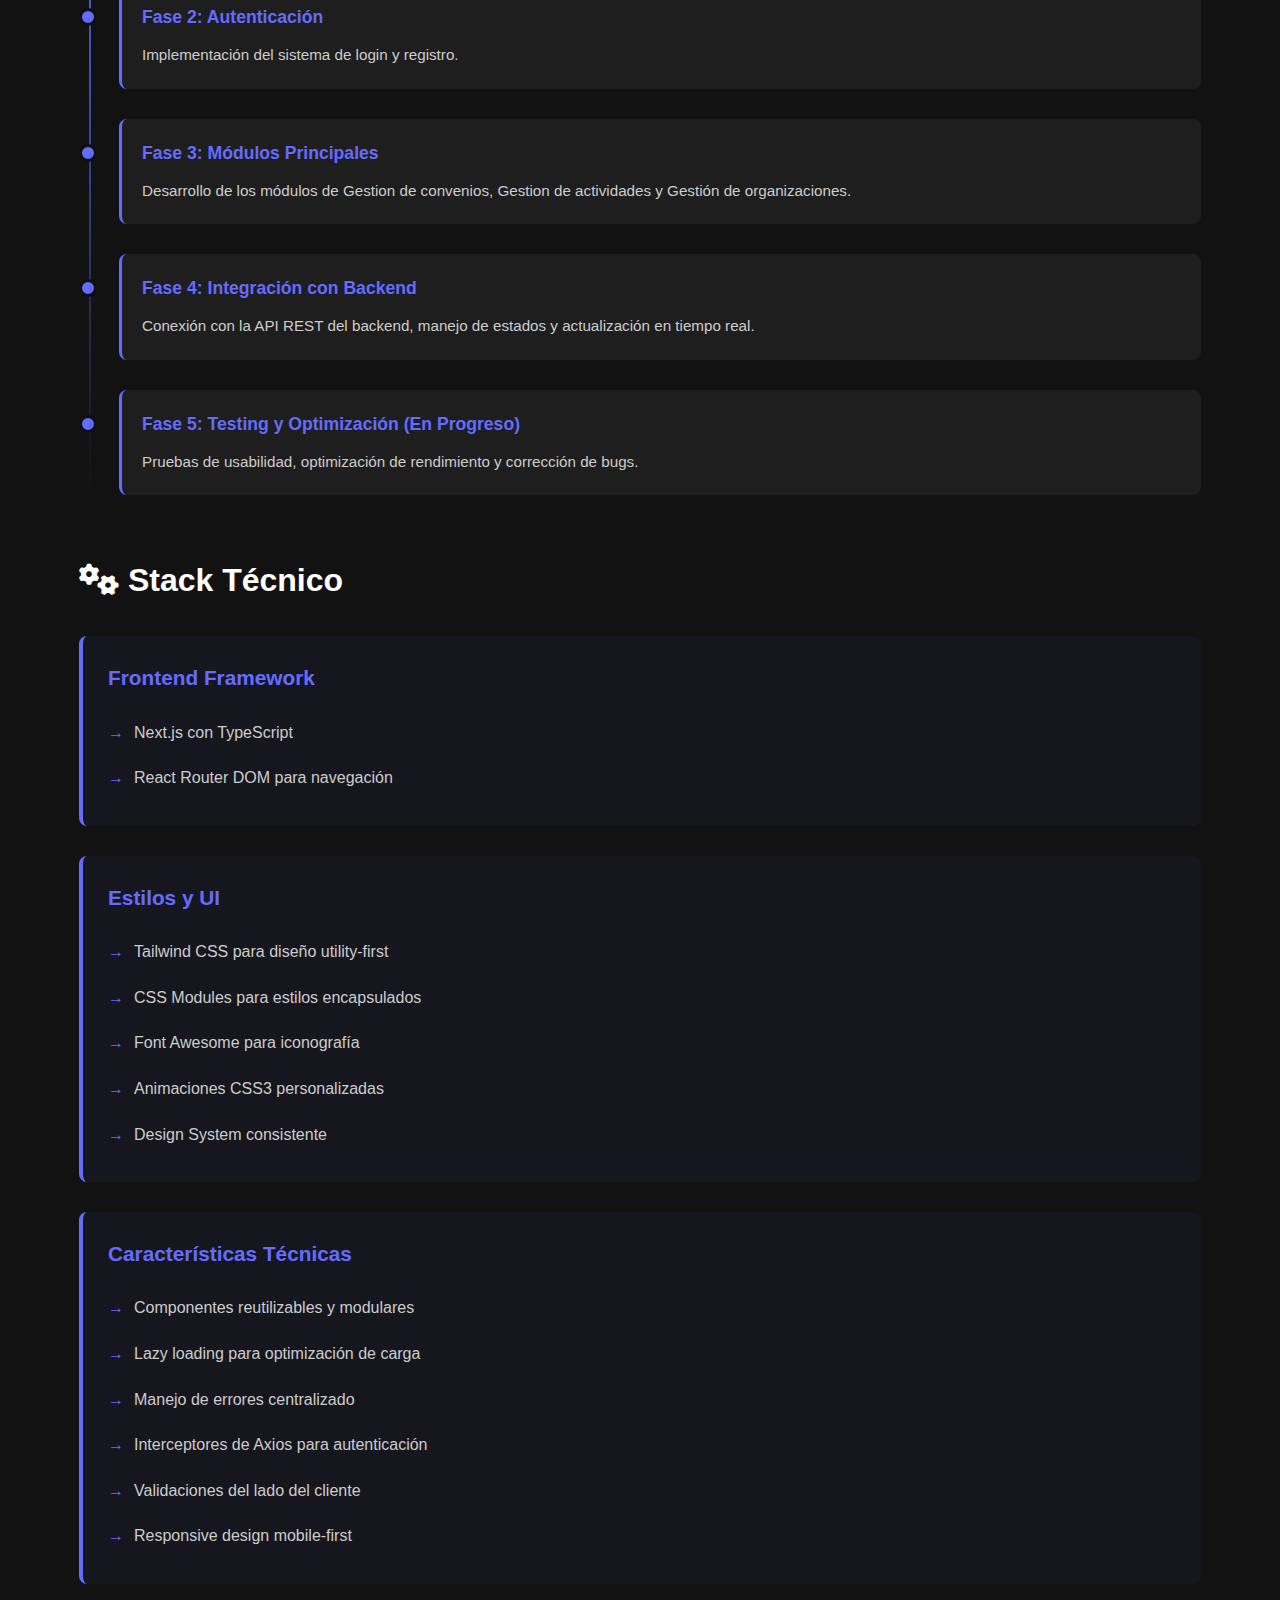
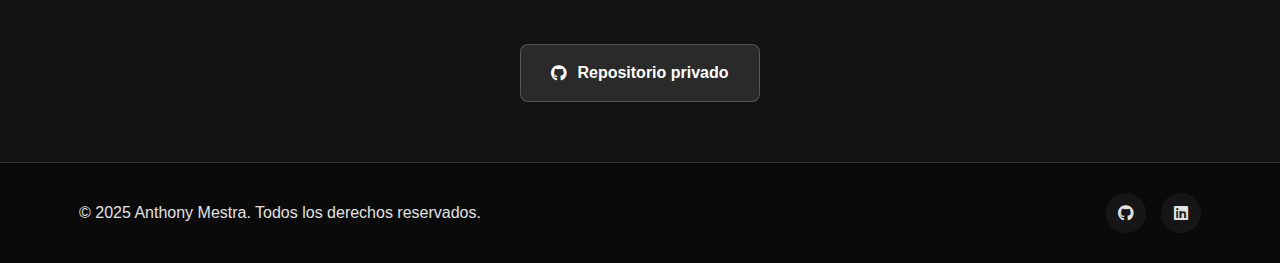
<file: rni-frontend.html>
<!DOCTYPE html>
<html lang="es">

<head>
    <meta charset="UTF-8">
    <meta name="viewport" content="width=device-width, initial-scale=1.0">
    <title>RNI Frontend - Anthony Mestra</title>
    <link rel="stylesheet" href="style.css">
    <link rel="stylesheet" href="https://cdnjs.cloudflare.com/ajax/libs/font-awesome/6.4.0/css/all.min.css">
</head>

<body>
    <header>
        <div class="container">
            <nav>
                <div class="logo">Portafolio</div>
                <div class="menu-toggle" id="menu-toggle">
                    <span></span>
                    <span></span>
                    <span></span>
                </div>
                <ul class="nav-links" id="nav-links">
                    <li><a href="index.html#sobre-mi">Sobre Mí</a></li>
                    <li><a href="index.html#habilidades">Habilidades</a></li>
                    <li><a href="index.html#tecnologias">Tecnologías</a></li>
                    <li><a href="index.html#educacion">Educación</a></li>
                    <li><a href="index.html#proyectos">Proyectos</a></li>
                    <li><a href="index.html#reconocimientos">Reconocimientos</a></li>
                    <li><a href="index.html#contacto">Contacto</a></li>
                </ul>
            </nav>
        </div>
    </header>

    <section class="project-detail">
        <div class="container">
            <a href="index.html#proyectos" class="back-button">
                <i class="fas fa-arrow-left"></i> Volver a Proyectos
            </a>

            <div class="project-header">
                <h1>RNI Frontend</h1>
                <p class="subtitle">
                    Desarrollo del frontend para la Plataforma de Relaciones Internacionales de la Corporación Universitaria Rafael Núñez
                </p>
                <span class="status-badge in-progress">
                    <i class="fas fa-code"></i> En Desarrollo
                </span>
                <div class="tech-stack">
                    <span class="tech-badge"><i class="fab fa-react"></i> Next.js</span>
                    <span class="tech-badge"><i class="fab fa-js"></i> TypeScript</span>
                    <span class="tech-badge"><i class="fab fa-css3-alt"></i> CSS3</span>
                    <span class="tech-badge"><i class="fas fa-palette"></i> Tailwind CSS</span>
                </div>
            </div>

            <div class="content-section">
                <h2><i class="fas fa-info-circle"></i> Descripción del Proyecto</h2>
                <p>
                    RNI Frontend es la interfaz de usuario de la plataforma de Relaciones Internacionales, 
                    diseñada para facilitar la gestión de convenios, movilidades académicas, y procesos 
                    internacionales de la universidad. El desarrollo se enfoca en crear una experiencia 
                    intuitiva y moderna para estudiantes, docentes y personal administrativo.
                </p>
                <p>
                    Este proyecto representa mi contribución al desarrollo del lado del cliente, 
                    implementando interfaces responsivas y funcionales que se comunican eficientemente 
                    con el backend desarrollado en Spring Boot.
                </p>
            </div>

        
            <div class="content-section">
                <h2><i class="fas fa-images"></i> Capturas del Proyecto</h2>
                <div class="image-gallery">
                    <div class="gallery-item lightbox-trigger" data-src="/public/img/rni/rni-login.png">
                        <img src="/public/img/rni/rni-login.png" alt="Pantalla de Login RNI">
                        <div class="gallery-caption">Pantalla de inicio de sesión</div>
                    </div>
                    <div class="gallery-item lightbox-trigger" data-src="/public/img/rni/rni-dashboard.png">
                        <img src="/public/img/rni/rni-dashboard.png" alt="Dashboard RNI">
                        <div class="gallery-caption">Dashboard principal con estadísticas</div>
                    </div>
                    <div class="gallery-item lightbox-trigger" data-src="/public/img/rni/rni-convenios.png">
                        <img src="/public/img/rni/rni-convenios.png" alt="Gestión de Convenios">
                        <div class="gallery-caption">Módulo de gestión de convenios internacionales</div>
                    </div>
                    <div class="gallery-item lightbox-trigger" data-src="/public/img/rni/rni-actividades.png">
                        <img src="/public/img/rni/rni-actividades.png" alt="Gestion de Actividades">
                        <div class="gallery-caption">Módulo de gestión de actividades internacionales</div>
                    </div>
                    </div>
            </div>

            <div class="content-section">
                <h2><i class="fas fa-road"></i> Hitos del Desarrollo</h2>
                <div class="milestone-timeline">
                    <div class="milestone-item">
                        <h4>Fase 1: Diseño y Arquitectura</h4>
                        <p>Definición de la estructura del proyecto, configuración de Next.js con TypeScript, y diseño de componentes base.</p>
                    </div>
                    <div class="milestone-item">
                        <h4>Fase 2: Autenticación</h4>
                        <p>Implementación del sistema de login y registro.</p>
                    </div>
                    <div class="milestone-item">
                        <h4>Fase 3: Módulos Principales</h4>
                        <p>Desarrollo de los módulos de Gestion de convenios, Gestion de actividades y Gestión de organizaciones.</p>
                    </div>
                    <div class="milestone-item">
                        <h4>Fase 4: Integración con Backend</h4>
                        <p>Conexión con la API REST del backend, manejo de estados y actualización en tiempo real.</p>
                    </div>
                    <div class="milestone-item">
                        <h4>Fase 5: Testing y Optimización (En Progreso)</h4>
                        <p>Pruebas de usabilidad, optimización de rendimiento y corrección de bugs.</p>
                    </div>
                </div>
            </div>

            <div class="content-section">
                <h2><i class="fas fa-cogs"></i> Stack Técnico</h2>
                
                <div class="tech-details">
                    <h3>Frontend Framework</h3>
                    <ul>
                        <li>Next.js con TypeScript</li>
                        <li>React Router DOM para navegación</li>
                    </ul>
                </div>

                <div class="tech-details">
                    <h3>Estilos y UI</h3>
                    <ul>
                        <li>Tailwind CSS para diseño utility-first</li>
                        <li>CSS Modules para estilos encapsulados</li>
                        <li>Font Awesome para iconografía</li>
                        <li>Animaciones CSS3 personalizadas</li>
                        <li>Design System consistente</li>
                    </ul>
                </div>
                <div class="tech-details">
                    <h3>Características Técnicas</h3>
                    <ul>
                        <li>Componentes reutilizables y modulares</li>
                        <li>Lazy loading para optimización de carga</li>
                        <li>Manejo de errores centralizado</li>
                        <li>Interceptores de Axios para autenticación</li>
                        <li>Validaciones del lado del cliente</li>
                        <li>Responsive design mobile-first</li>
                    </ul>
                </div>
            </div>

            <div class="links-section">
                <a href="https://github.com/Anthoz6" target="_blank" class="project-link-btn secondary">
                    <i class="fab fa-github"></i> Repositorio privado
                </a>
            </div>
        </div>

        <div id="lightbox-modal" class="lightbox-modal">
            <span class="close-btn">&times;</span>
            <img class="lightbox-content" id="lightbox-img">
            <div class="lightbox-caption" id="lightbox-caption"></div>
        </div>
        </section>

    <footer>
        <div class="container">
            <div class="footer-content">
                <p>&copy; 2025 Anthony Mestra. Todos los derechos reservados.</p>
                <div class="social-links">
                    <a href="https://github.com/Anthoz6" target="_blank" class="social-link"><i class="fab fa-github"></i></a>
                    <a href="https://www.linkedin.com/in/anthony-mestra-761a68364/" target="_blank" class="social-link"><i class="fab fa-linkedin"></i></a>
                </div>
            </div>
        </div>
    </footer>

    <script>
        // SCRIPT EXISTENTE PARA EL MENÚ
        const menuToggle = document.getElementById('menu-toggle');
        const navLinks = document.getElementById('nav-links');

        menuToggle.addEventListener('click', () => {
            navLinks.classList.toggle('active');
            menuToggle.classList.toggle('active');
        });

        const links = document.querySelectorAll('.nav-links a');
        links.forEach(link => {
            link.addEventListener('click', () => {
                navLinks.classList.remove('active');
                menuToggle.classList.remove('active');
            });
        });

        // --- NUEVO CÓDIGO PARA EL LIGHTBOX ---

        // Obtener el modal y sus elementos
        const modal = document.getElementById('lightbox-modal');
        const modalImg = document.getElementById('lightbox-img');
        const captionText = document.getElementById('lightbox-caption');
        const closeBtn = document.getElementsByClassName('close-btn')[0];
        
        // Obtener todos los elementos que activarán el modal
        const galleryItems = document.querySelectorAll('.lightbox-trigger');

        // Función para abrir el modal al hacer clic en un elemento de la galería
        galleryItems.forEach(item => {
            item.addEventListener('click', function() {
                // Mostrar el modal
                modal.style.display = "block";
                
                // Establecer la fuente de la imagen del modal usando el atributo data-src
                modalImg.src = this.getAttribute('data-src');
                
                // Establecer la descripción de la imagen usando el contenido de gallery-caption
                const caption = this.querySelector('.gallery-caption').textContent;
                captionText.innerHTML = caption;
            });
        });

        // Función para cerrar el modal al hacer clic en el botón de cerrar (X)
        closeBtn.onclick = function() {
            modal.style.display = "none";
        }

        // Opcional: Cerrar el modal al hacer clic fuera de la imagen
        modal.onclick = function(event) {
            // Si el clic es directamente en el fondo del modal (no en la imagen ni la leyenda)
            if (event.target === modal) {
                modal.style.display = "none";
            }
        }
    </script>
    </body>

</html>
</file>
<file: style.css>
/* Variables - Paleta Oscura */
:root {
    --primary-color: #6d5dfc;
    --secondary-color: #8f8f8f;
    --accent-color: #ff6b6b;
    --light-color: #e2e2e2;
    --dark-color: #121212;
    --darker-color: #0a0a0a;
    --text-color: #e2e2e2;
    --bg-color: #121212;
    --bg-light: #1e1e1e;
    --bg-lighter: #2d2d2d;
    --border-color: #333333;
    --card-bg: #1e1e1e;
    --shadow: 0 5px 15px rgba(0, 0, 0, 0.3);
    --glow: 0 0 10px rgba(109, 93, 252, 0.4);
    --transition: all 0.3s ease;
    --border-radius: 8px;
    --container-width: 1200px;
    --header-height: 70px;
}

/* Reset & Base Styles */
* {
    margin: 0;
    padding: 0;
    box-sizing: border-box;
}

html {
    scroll-behavior: smooth;
    scroll-padding-top: var(--header-height);
}

body {
    font-family: 'Segoe UI', Tahoma, Geneva, Verdana, sans-serif;
    line-height: 1.6;
    color: var(--text-color);
    background-color: var(--bg-color);
}

a {
    text-decoration: none;
    color: inherit;
    transition: var(--transition);
}

ul {
    list-style: none;
}

img {
    max-width: 100%;
    height: auto;
}

.container {
    width: 90%;
    max-width: var(--container-width);
    margin: 0 auto;
    padding: 0 15px;
}

.section {
    padding: 80px 0;
}

.section-title {
    font-size: 2.5rem;
    text-align: center;
    margin-bottom: 50px;
    position: relative;
    color: var(--light-color);
}

.section-title::after {
    content: '';
    position: absolute;
    bottom: -10px;
    left: 50%;
    transform: translateX(-50%);
    width: 80px;
    height: 4px;
    background-color: var(--primary-color);
    border-radius: 2px;
    box-shadow: 0 0 10px rgba(109, 93, 252, 0.6);
}

.bg-light {
    background-color: var(--bg-lighter);
}

/* Buttons */
.btn {
    display: inline-block;
    padding: 12px 28px;
    border-radius: 30px;
    font-weight: 600;
    text-align: center;
    cursor: pointer;
    transition: var(--transition);
    border: none;
    outline: none;
}

.btn.primary {
    background-color: var(--primary-color);
    color: white;
    box-shadow: 0 4px 15px rgba(109, 93, 252, 0.3);
}

.btn.primary:hover {
    background-color: #5a4ae0;
    transform: translateY(-3px);
    box-shadow: 0 8px 25px rgba(109, 93, 252, 0.4);
}

.btn.secondary {
    background-color: transparent;
    color: var(--primary-color);
    border: 2px solid var(--primary-color);
    box-shadow: 0 4px 15px rgba(109, 93, 252, 0.1);
}

.btn.secondary:hover {
    background-color: var(--primary-color);
    color: white;
    transform: translateY(-3px);
    box-shadow: 0 8px 25px rgba(109, 93, 252, 0.3);
}

/* Header & Navigation */
header {
    position: fixed;
    top: 0;
    left: 0;
    width: 100%;
    background-color: rgba(18, 18, 18, 0.95);
    box-shadow: 0 2px 10px rgba(0, 0, 0, 0.3);
    z-index: 1000;
    height: var(--header-height);
    backdrop-filter: blur(5px);
    border-bottom: 1px solid rgba(255, 255, 255, 0.05);
}

nav {
    display: flex;
    justify-content: space-between;
    align-items: center;
    height: var(--header-height);
}

.logo {
    font-size: 1.8rem;
    font-weight: 700;
    color: var(--primary-color);
    text-shadow: 0 0 10px rgba(109, 93, 252, 0.4);
}

.nav-links {
    display: flex;
    gap: 30px;
}

.nav-links a {
    font-weight: 500;
    color: var(--light-color);
    position: relative;
}

.nav-links a:hover {
    color: var(--primary-color);
    text-shadow: 0 0 8px rgba(109, 93, 252, 0.6);
}

.nav-links a::after {
    content: '';
    position: absolute;
    bottom: -5px;
    left: 0;
    width: 0;
    height: 2px;
    background-color: var(--primary-color);
    transition: var(--transition);
    box-shadow: 0 0 5px rgba(109, 93, 252, 0.6);
}

.nav-links a:hover::after {
    width: 100%;
}

.menu-toggle {
    display: none;
    flex-direction: column;
    justify-content: space-between;
    width: 30px;
    height: 21px;
    cursor: pointer;
}

.menu-toggle span {
    display: block;
    height: 3px;
    width: 100%;
    background-color: var(--light-color);
    border-radius: 3px;
    transition: var(--transition);
}

/* Hero Section */
.hero {
    height: 100vh;
    display: flex;
    align-items: center;
    background: linear-gradient(135deg, rgba(18,18,18,0.9) 0%, rgba(18,18,18,0.7) 100%), url('https://source.unsplash.com/random/1920x1080/?coding') no-repeat center center/cover;
    margin-top: var(--header-height);
    position: relative;
    overflow: hidden;
}

.hero::before {
    content: '';
    position: absolute;
    top: 0;
    left: 0;
    width: 100%;
    height: 100%;
    background: radial-gradient(circle at 20% 30%, rgba(109, 93, 252, 0.15) 0%, transparent 70%);
}

.hero-content {
    max-width: 800px;
    text-align: center;
    margin: 0 auto;
    position: relative;
    z-index: 1;
}

.hero-content h1 {
    font-size: 3.5rem;
    margin-bottom: 20px;
    color: var(--light-color);
    text-shadow: 0 2px 10px rgba(0, 0, 0, 0.5);
}

.highlight {
    color: var(--primary-color);
    text-shadow: 0 0 15px rgba(109, 93, 252, 0.6);
}

.subtitle {
    font-size: 1.5rem;
    margin-bottom: 30px;
    color: var(--secondary-color);
}

.cta-buttons {
    display: flex;
    justify-content: center;
    gap: 20px;
    margin-top: 30px;
}

/* About Section */
.about-content {
    display: flex;
    align-items: center;
    gap: 50px;
}

.about-image {
    flex: 1;
}

.image-placeholder {
    width: 70%;
    aspect-ratio: 1;
    background-color: var(--bg-lighter);
    border-radius: var(--border-radius);
    position: relative;
    overflow: hidden;
    border: 1px solid var(--border-color);
    box-shadow: var(--shadow);
}

.image-placeholder::before {
    content: '';
    position: absolute;
    top: 0;
    left: -100%;
    width: 50%;
    height: 100%;
    background: linear-gradient(to right, transparent, rgba(109, 93, 252, 0.2), transparent);
    animation: loading 1.5s infinite;
}

@keyframes loading {
    0% {
        left: -100%;
    }
    100% {
        left: 100%;
    }
}

.about-text {
    flex: 1;
}

.about-text p {
    margin-bottom: 15px;
    font-size: 1.1rem;
    color: var(--text-color);
}

/* Skills Section */
.skills-grid {
    display: grid;
    grid-template-columns: repeat(auto-fill, minmax(300px, 1fr));
    gap: 30px;
}

.skill-card {
    background-color: var(--card-bg);
    padding: 30px;
    border-radius: var(--border-radius);
    box-shadow: var(--shadow);
    transition: var(--transition);
    text-align: center;
    border: 1px solid var(--border-color);
}

.skill-card:hover {
    transform: translateY(-10px);
    box-shadow: var(--glow);
    border-color: rgba(109, 93, 252, 0.3);
}

.skill-icon {
    font-size: 2.5rem;
    color: var(--primary-color);
    margin-bottom: 20px;
    text-shadow: 0 0 10px rgba(109, 93, 252, 0.4);
}

.skill-card h3 {
    margin-bottom: 15px;
    color: var(--light-color);
}

/* Technologies Section */
.tech-container {
    margin-bottom: 50px;
}

.tech-subtitle {
    font-size: 1.5rem;
    margin-bottom: 30px;
    text-align: center;
    color: var(--light-color);
}

.tech-grid {
    display: flex;
    flex-wrap: wrap;
    justify-content: center;
    gap: 30px;
}

.tech-item {
    display: flex;
    flex-direction: column;
    align-items: center;
    width: 120px;
    transition: var(--transition);
}

.tech-icon {
    font-size: 3rem;
    color: var(--primary-color);
    margin-bottom: 10px;
    text-shadow: 0 0 10px rgba(109, 93, 252, 0.4);
}

.tech-item span {
    font-weight: 500;
    color: var(--text-color);
}

.tech-item:hover {
    transform: translateY(-5px);
}

.tech-item:hover .tech-icon {
    text-shadow: 0 0 15px rgba(109, 93, 252, 0.7);
}

.tech-item.learning .tech-icon {
    color: var(--accent-color);
    text-shadow: 0 0 10px rgba(255, 107, 107, 0.4);
}

.tech-item.learning:hover .tech-icon {
    text-shadow: 0 0 15px rgba(255, 107, 107, 0.7);
}

/* Education Section */
.cards-grid {
  display: grid;
  grid-template-columns: repeat(auto-fit, minmax(240px, 1fr));
  gap: 20px;
  margin-top: 30px;
}

.edu-card {
  background: var(--card-bg);
  border: 1px solid var(--border-color);
  padding: 20px;
  border-radius: var(--border-radius);
  cursor: pointer;
  transition: .3s;
  box-shadow: var(--shadow);
}

.edu-card:hover {
  transform: translateY(-5px);
  border-color: var(--primary-color);
}

.edu-card h3 {
  margin-bottom: 8px;
  color: var(--primary-color);
}


/* Projects Section */
.projects-grid {
    display: grid;
    grid-template-columns: repeat(auto-fill, minmax(350px, 1fr));
    gap: 30px;
}

.project-card {
    background-color: var(--card-bg);
    border-radius: var(--border-radius);
    overflow: hidden;
    box-shadow: var(--shadow);
    transition: var(--transition);
    border: 1px solid var(--border-color);
}

.project-card:hover {
    transform: translateY(-10px);
    box-shadow: var(--glow);
    border-color: rgba(109, 93, 252, 0.3);
}

.project-image {
    height: 200px;
    background-color: var(--bg-lighter);
    position: relative;
    overflow: hidden;
}

.project-image img {
    width: 100%;
    height: 100%;
    object-fit: cover;
    object-position: center;
    transition: var(--transition);
}

.project-image::before {
    content: '';
    position: absolute;
    top: 0;
    left: -100%;
    width: 50%;
    height: 100%;
    background: linear-gradient(to right, transparent, rgba(109, 93, 252, 0.2), transparent);
    animation: loading 1.5s infinite;
    z-index: 1;
}

.project-card:hover .project-image img {
    transform: scale(1.05);
}

.project-content {
    padding: 20px;
}

.project-content h3 {
    margin-bottom: 10px;
    color: var(--light-color);
}

.project-content p {
    margin-bottom: 15px;
    color: var(--text-color);
}

.project-tags {
    display: flex;
    flex-wrap: wrap;
    gap: 10px;
    margin-bottom: 15px;
}

.project-tags span {
    background-color: rgba(109, 93, 252, 0.15);
    padding: 5px 10px;
    border-radius: 20px;
    font-size: 0.8rem;
    font-weight: 500;
    color: var(--primary-color);
    border: 1px solid rgba(109, 93, 252, 0.3);
}

.project-links {
    display: flex;
    gap: 15px;
}

.project-link {
    color: var(--primary-color);
    font-weight: 500;
}

.project-link:hover {
    text-decoration: underline;
    text-shadow: 0 0 8px rgba(109, 93, 252, 0.6);
}

/* Awards Section */
.awards-grid {
    display: grid;
    grid-template-columns: repeat(auto-fill, minmax(300px, 1fr));
    gap: 30px;
}

.award-card {
    display: flex;
    align-items: flex-start;
    gap: 20px;
    background-color: var(--card-bg);
    padding: 30px;
    border-radius: var(--border-radius);
    box-shadow: var(--shadow);
    transition: var(--transition);
    border: 1px solid var(--border-color);
}

.award-card:hover {
    transform: translateY(-5px);
    box-shadow: var(--glow);
    border-color: rgba(109, 93, 252, 0.3);
}

.award-icon {
    font-size: 2rem;
    color: var(--accent-color);
    text-shadow: 0 0 10px rgba(255, 107, 107, 0.4);
}

.award-content h3 {
    margin-bottom: 5px;
    color: var(--light-color);
}

.award-date {
    font-style: italic;
    color: var(--secondary-color);
    margin-bottom: 10px;
}

/* Contact Section */
.contact-container {
    display: flex;
    gap: 50px;
}

.contact-info {
    flex: 1;
}

.contact-item {
    display: flex;
    align-items: flex-start;
    gap: 20px;
    margin-bottom: 30px;
}

.contact-icon {
    font-size: 1.5rem;
    color: var(--primary-color);
    text-shadow: 0 0 10px rgba(109, 93, 252, 0.4);
}

.contact-text h3 {
    margin-bottom: 5px;
    color: var(--light-color);
}

.contact-text a:hover {
    color: var(--primary-color);
    text-shadow: 0 0 8px rgba(109, 93, 252, 0.6);
}

.contact-form {
    flex: 1;
}

.form-group {
    margin-bottom: 20px;
}

.form-group label {
    display: block;
    margin-bottom: 8px;
    font-weight: 500;
    color: var(--light-color);
}

.form-group input,
.form-group textarea {
    width: 100%;
    padding: 12px 15px;
    border: 1px solid var(--border-color);
    border-radius: var(--border-radius);
    font-family: inherit;
    font-size: 1rem;
    transition: var(--transition);
    background-color: var(--bg-lighter);
    color: var(--text-color);
}

.form-group input:focus,
.form-group textarea:focus {
    outline: none;
    border-color: var(--primary-color);
    box-shadow: 0 0 0 3px rgba(109, 93, 252, 0.2);
}

/* Footer */
footer {
    background-color: var(--darker-color);
    color: var(--text-color);
    padding: 30px 0;
    border-top: 1px solid var(--border-color);
}

.footer-content {
    display: flex;
    justify-content: space-between;
    align-items: center;
}

.social-links {
    display: flex;
    gap: 15px;
}

.social-link {
    display: flex;
    align-items: center;
    justify-content: center;
    width: 40px;
    height: 40px;
    background-color: rgba(255, 255, 255, 0.05);
    border-radius: 50%;
    transition: var(--transition);
}

.social-link:hover {
    background-color: var(--primary-color);
    transform: translateY(-3px);
    box-shadow: 0 0 15px rgba(109, 93, 252, 0.5);
}

/* Responsive Styles */
@media (max-width: 992px) {
    .section-title {
        font-size: 2rem;
    }
    
    .hero-content h1 {
        font-size: 2.8rem;
    }
    
    .about-content {
        flex-direction: column;
    }
    
    .contact-container {
        flex-direction: column;
    }
    
    .timeline::before {
        left: 30px;
    }
    
    .timeline-dot {
        left: 30px;
    }
    
    .timeline-content {
        width: calc(100% - 80px);
        left: 80px !important;
    }
}

@media (max-width: 768px) {
    .menu-toggle {
        display: flex;
        z-index: 1001;
    }
    
    .nav-links {
        position: fixed;
        top: 0;
        right: -100%;
        width: 70%;
        height: 100vh;
        background-color: var(--darker-color);
        flex-direction: column;
        justify-content: center;
        align-items: center;
        transition: 0.5s;
        box-shadow: -5px 0 15px rgba(0, 0, 0, 0.3);
        z-index: 1000;
        border-left: 1px solid var(--border-color);
    }
    
    .nav-links.active {
        right: 0;
    }
    
    .menu-toggle.active span:nth-child(1) {
        transform: translateY(9px) rotate(45deg);
    }
    
    .menu-toggle.active span:nth-child(2) {
        opacity: 0;
    }
    
    .menu-toggle.active span:nth-child(3) {
        transform: translateY(-9px) rotate(-45deg);
    }
    
    .hero-content h1 {
        font-size: 2.2rem;
    }
    
    .subtitle {
        font-size: 1.2rem;
    }
    
    .cta-buttons {
        flex-direction: column;
        gap: 15px;
    }
    
    .projects-grid {
        grid-template-columns: 1fr;
    }
    
    .footer-content {
        flex-direction: column;
        gap: 20px;
        text-align: center;
    }
}

@media (max-width: 576px) {
    .section {
        padding: 60px 0;
    }
    
    .section-title {
        font-size: 1.8rem;
        margin-bottom: 40px;
    }
    
    .hero-content h1 {
        font-size: 2rem;
    }
    
    .skills-grid,
    .awards-grid {
        grid-template-columns: 1fr;
    }
}

/* RNI FRONTEND */

        .project-detail {
            padding: 100px 0 60px;
        }

        .back-button {
            display: inline-flex;
            align-items: center;
            gap: 8px;
            color: #646cff;
            text-decoration: none;
            margin-bottom: 30px;
            font-weight: 500;
            transition: all 0.3s ease;
        }

        .back-button:hover {
            color: #535bf2;
            transform: translateX(-5px);
        }

        .project-header {
            text-align: center;
            margin-bottom: 50px;
        }

        .project-header h1 {
            font-size: 3rem;
            margin-bottom: 20px;
            background: linear-gradient(135deg, #646cff 0%, #535bf2 100%);
            -webkit-background-clip: text;
            -webkit-text-fill-color: transparent;
            background-clip: text;
        }

        .project-header .subtitle {
            font-size: 1.2rem;
            color: #888;
            max-width: 800px;
            margin: 0 auto;
        }

        .tech-stack {
            display: flex;
            justify-content: center;
            gap: 15px;
            flex-wrap: wrap;
            margin-top: 25px;
        }

        .tech-badge {
            background: rgba(100, 108, 255, 0.1);
            color: #646cff;
            padding: 8px 20px;
            border-radius: 20px;
            font-size: 0.9rem;
            font-weight: 500;
        }

        .content-section {
            margin-bottom: 60px;
        }

        .content-section h2 {
            font-size: 2rem;
            margin-bottom: 25px;
            color: #ffffff;
        }

        .content-section p {
            font-size: 1.1rem;
            line-height: 1.8;
            color: #cccccc;
            margin-bottom: 20px;
        }

        .progress-section {
            background: rgba(255, 255, 255, 0.05);
            border: 1px solid rgba(255, 255, 255, 0.1);
            border-radius: 12px;
            padding: 30px;
            margin-top: 30px;
        }

        .progress-item {
            margin-bottom: 30px;
        }

        .progress-item:last-child {
            margin-bottom: 0;
        }

        .progress-header {
            display: flex;
            justify-content: space-between;
            align-items: center;
            margin-bottom: 10px;
        }

        .progress-title {
            font-size: 1.1rem;
            color: #ffffff;
            font-weight: 600;
        }

        .progress-percentage {
            color: #646cff;
            font-weight: 700;
        }

        .progress-bar {
            width: 100%;
            height: 10px;
            background: rgba(255, 255, 255, 0.1);
            border-radius: 10px;
            overflow: hidden;
        }

        .progress-fill {
            height: 100%;
            background: linear-gradient(90deg, #646cff, #535bf2);
            border-radius: 10px;
            transition: width 1s ease;
        }

        .features-grid {
            display: grid;
            grid-template-columns: repeat(auto-fit, minmax(300px, 1fr));
            gap: 25px;
            margin-top: 30px;
        }

        .feature-card {
            background: rgba(255, 255, 255, 0.05);
            border: 1px solid rgba(255, 255, 255, 0.1);
            border-radius: 12px;
            padding: 30px;
            transition: all 0.3s ease;
        }

        .feature-card:hover {
            transform: translateY(-5px);
            border-color: #646cff;
            box-shadow: 0 10px 30px rgba(100, 108, 255, 0.2);
        }

        .feature-card i {
            font-size: 2.5rem;
            color: #646cff;
            margin-bottom: 15px;
        }

        .feature-card h3 {
            font-size: 1.4rem;
            margin-bottom: 15px;
            color: #ffffff;
        }

        .feature-card p {
            font-size: 1rem;
            color: #aaaaaa;
        }

        .image-gallery {
            display: grid;
            grid-template-columns: repeat(auto-fit, minmax(350px, 1fr));
            gap: 25px;
            margin-top: 30px;
        }

        .gallery-item {
            position: relative;
            border-radius: 12px;
            overflow: hidden;
            background: rgba(255, 255, 255, 0.05);
            border: 1px solid rgba(255, 255, 255, 0.1);
            aspect-ratio: 16/9;
        }

        .gallery-item img {
            width: 100%;
            height: 100%;
            object-fit: cover;
            transition: transform 0.3s ease;
        }

        .gallery-item:hover img {
            transform: scale(1.05);
        }

        .gallery-caption {
            position: absolute;
            bottom: 0;
            left: 0;
            right: 0;
            background: linear-gradient(to top, rgba(0,0,0,0.9), transparent);
            color: white;
            padding: 20px;
            font-size: 0.95rem;
        }

        .tech-details {
            background: rgba(100, 108, 255, 0.05);
            border-left: 4px solid #646cff;
            padding: 25px;
            border-radius: 8px;
            margin-top: 30px;
        }

        .tech-details h3 {
            color: #646cff;
            margin-bottom: 15px;
            font-size: 1.3rem;
        }

        .tech-details ul {
            list-style: none;
            padding: 0;
        }

        .tech-details li {
            padding: 10px 0;
            color: #cccccc;
            display: flex;
            align-items: center;
            gap: 10px;
        }

        .tech-details li:before {
            content: "→";
            color: #646cff;
            font-weight: bold;
        }

        .status-badge {
            display: inline-block;
            padding: 8px 20px;
            border-radius: 20px;
            font-weight: 600;
            font-size: 0.9rem;
            margin-top: 15px;
        }

        .status-badge.in-progress {
            background: rgba(255, 193, 7, 0.2);
            color: #ffc107;
            border: 1px solid #ffc107;
        }

        .links-section {
            display: flex;
            gap: 20px;
            margin-top: 40px;
            justify-content: center;
        }

        .project-link-btn {
            display: inline-flex;
            align-items: center;
            gap: 10px;
            padding: 15px 30px;
            background: #646cff;
            color: white;
            text-decoration: none;
            border-radius: 8px;
            font-weight: 600;
            transition: all 0.3s ease;
        }

        .project-link-btn:hover {
            background: #535bf2;
            transform: translateY(-2px);
            box-shadow: 0 10px 20px rgba(100, 108, 255, 0.3);
        }

        .project-link-btn.secondary {
            background: rgba(255, 255, 255, 0.1);
            border: 1px solid rgba(255, 255, 255, 0.2);
        }

        .project-link-btn.secondary:hover {
            background: rgba(255, 255, 255, 0.15);
        }

        .milestone-timeline {
            position: relative;
            padding-left: 40px;
            margin-top: 30px;
        }

        .milestone-timeline::before {
            content: '';
            position: absolute;
            left: 10px;
            top: 0;
            bottom: 0;
            width: 2px;
            background: linear-gradient(180deg, #646cff, transparent);
        }

        .milestone-item {
            position: relative;
            margin-bottom: 30px;
            padding: 20px;
            background: rgba(255, 255, 255, 0.05);
            border-radius: 8px;
            border-left: 3px solid #646cff;
        }

        .milestone-item::before {
            content: '';
            position: absolute;
            left: -43px;
            top: 25px;
            width: 12px;
            height: 12px;
            background: #646cff;
            border-radius: 50%;
            border: 3px solid #0f0f0f;
        }

        .milestone-item h4 {
            color: #646cff;
            margin-bottom: 10px;
            font-size: 1.1rem;
        }

        .milestone-item p {
            margin: 0;
            font-size: 0.95rem;
        }

        @media (max-width: 768px) {
            .project-header h1 {
                font-size: 2rem;
            }

            .image-gallery {
                grid-template-columns: 1fr;
            }

            .links-section {
                flex-direction: column;
            }

            .milestone-timeline {
                padding-left: 30px;
            }
        }
        /* Estilos para hacer el cursor clickeable en los ítems de la galería */
.gallery-item {
    cursor: pointer;
}

/* ---------------------------------- */
/* ESTILOS NECESARIOS PARA EL LIGHTBOX */
/* ---------------------------------- */

/* Contenedor principal del Modal */
.lightbox-modal {
    display: none; /* Oculto por defecto, JS lo muestra al hacer clic */
    position: fixed; /* Fijo en la pantalla */
    z-index: 1000; /* Asegura que esté por encima de todo */
    padding-top: 60px; /* Espacio desde arriba */
    left: 0;
    top: 0;
    width: 100%;
    height: 100%;
    overflow: auto; /* Permite scroll si la imagen es muy grande */
    background-color: rgba(0, 0, 0, 0.9); /* Fondo negro semi-transparente */
}

/* La imagen dentro del modal */
.lightbox-content {
    margin: auto;
    display: block;
    width: 90%; /* Ancho máximo */
    max-width: 900px; /* Ancho máximo absoluto */
    max-height: 80vh; /* Altura máxima visible */
    object-fit: contain; /* Asegura que la imagen completa se vea */
    animation-name: zoom;
    animation-duration: 0.3s;
}

/* Botón para cerrar (la X) */
.close-btn {
    position: absolute;
    top: 15px;
    right: 35px;
    color: #f1f1f1;
    font-size: 40px;
    font-weight: bold;
    transition: 0.3s;
    cursor: pointer;
}

.close-btn:hover,
.close-btn:focus {
    color: #bbb;
    text-decoration: none;
}

/* Leyenda/Descripción de la imagen */
.lightbox-caption {
    margin: 15px auto;
    display: block;
    width: 80%;
    max-width: 700px;
    text-align: center;
    color: #ccc;
    padding: 10px 0;
}

/* Animación de apertura (zoom) */
@keyframes zoom {
    from {
        transform: scale(0.1);
    }
    to {
        transform: scale(1);
    }
}
</file>
